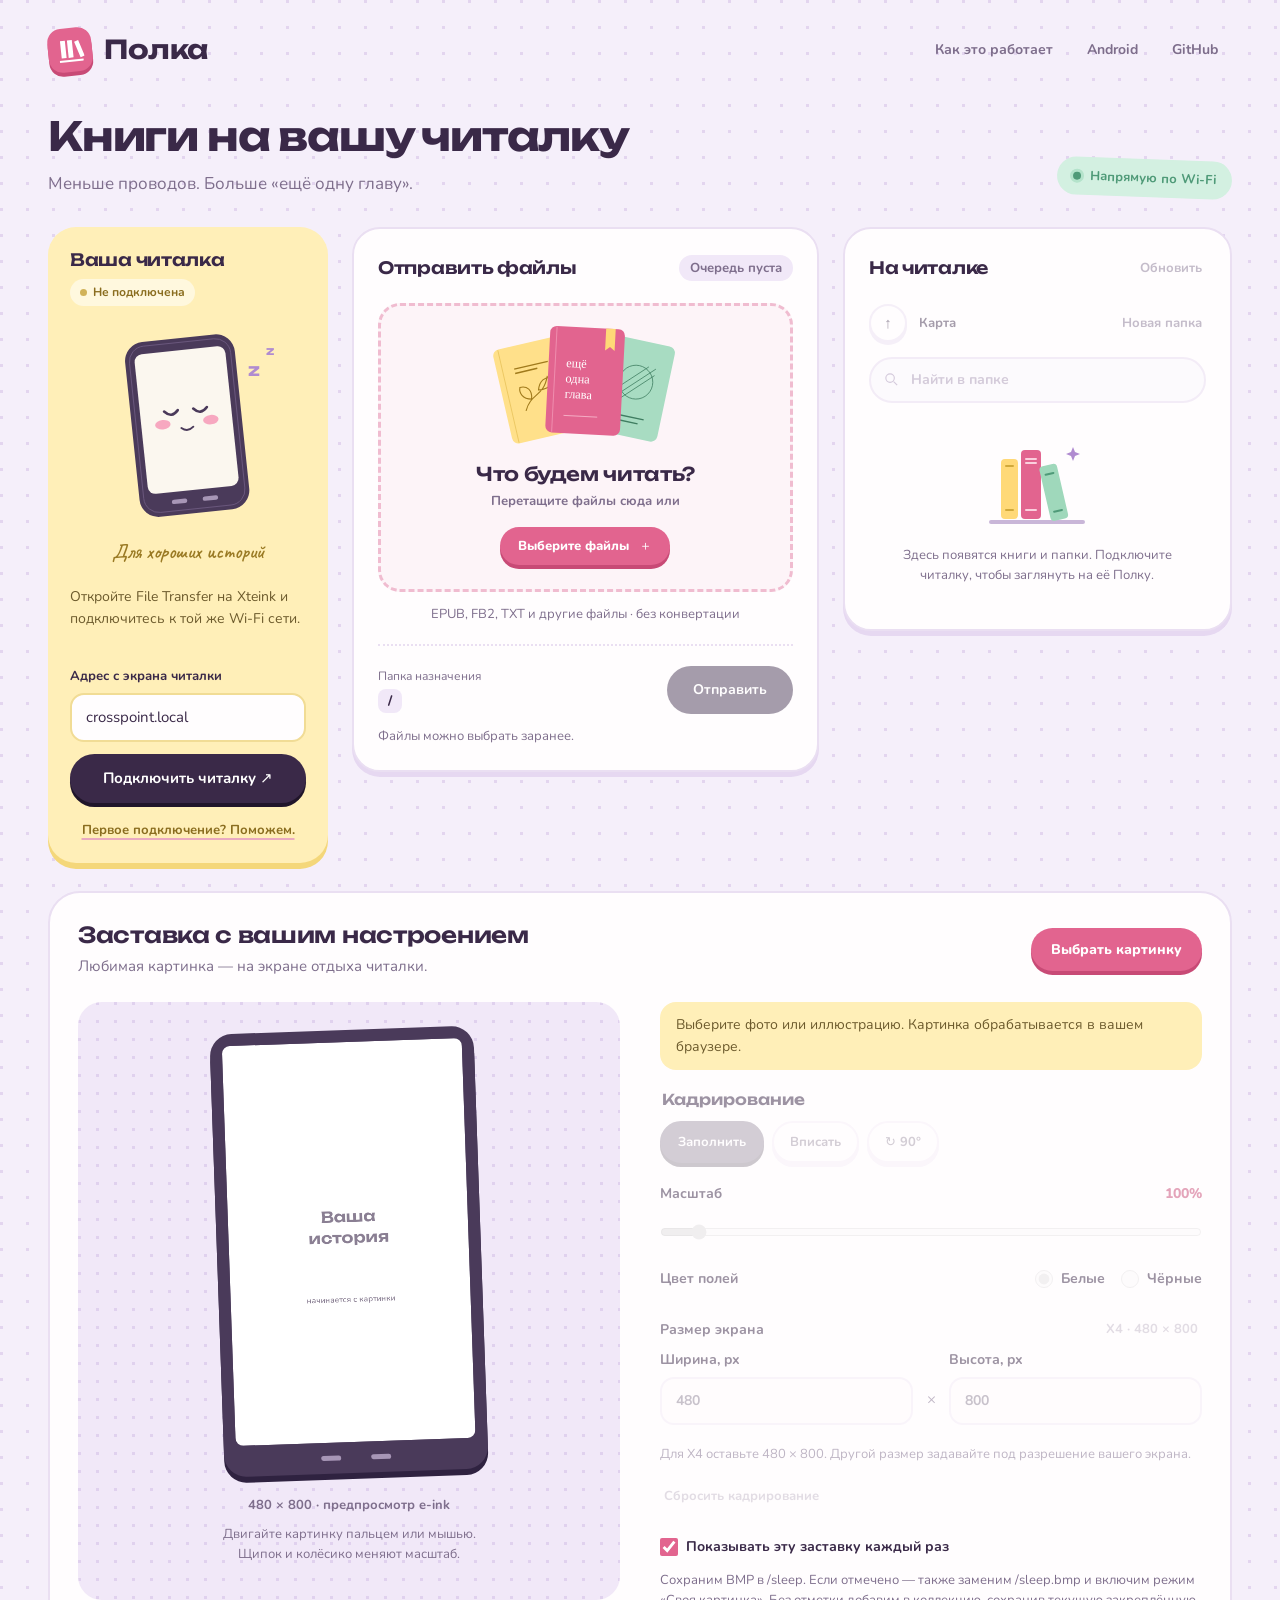
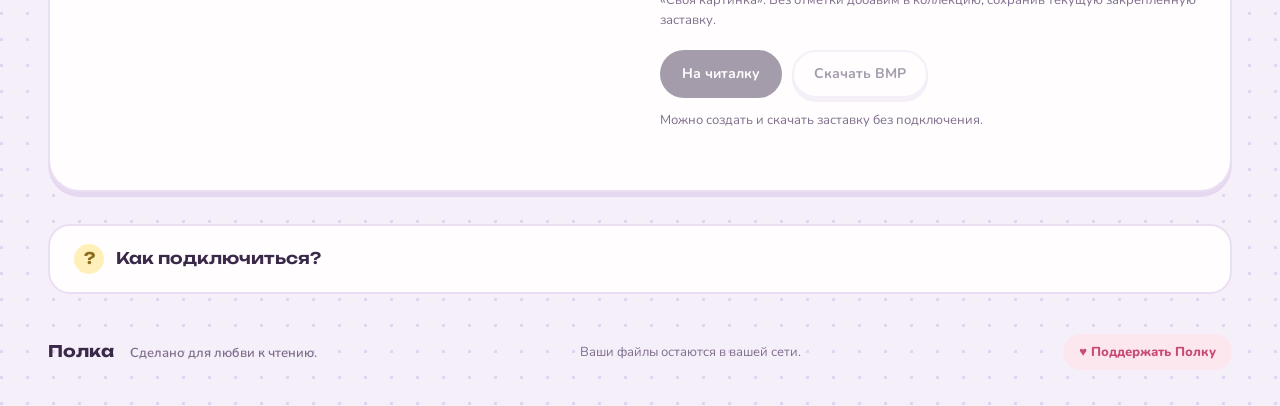
<file: docs/index.html>
<!doctype html>
<html lang="ru">
<head>
<meta charset="utf-8">
<meta name="viewport" content="width=device-width, initial-scale=1">
<meta name="theme-color" content="#f5effa">
<meta name="description" content="Полка — отправляйте книги и файлы на Xteink по Wi-Fi прямо из браузера. Для прошивки CrossPoint.">
<title>Полка — файлы на Xteink по Wi-Fi</title>
<link rel="icon" href="data:image/svg+xml,%3Csvg xmlns='http://www.w3.org/2000/svg' viewBox='0 0 40 40'%3E%3Cpath fill='%23e2648f' d='M7 6h7v25H7zm10 0h7v25h-7zm10 3 6-2 7 23-6 2zM4 34h34v3H4z'/%3E%3C/svg%3E">
<link rel="preconnect" href="https://fonts.googleapis.com">
<link rel="preconnect" href="https://fonts.gstatic.com" crossorigin>
<link rel="stylesheet" href="https://fonts.googleapis.com/css2?family=Caveat:wght@600&family=Nunito:wght@400;600;700;800&family=Unbounded:wght@600;700&display=swap">
<link rel="stylesheet" href="./web.css?v=20261117-5">
<script type="module" src="./app.mjs?v=20261117-5"></script>
</head>
<body>
<svg class="icon-definitions" xmlns="http://www.w3.org/2000/svg" aria-hidden="true"><defs>
<symbol id="icon-book" viewBox="0 0 24 24"><path d="M5 4h12a2 2 0 0 1 2 2v15H6a3 3 0 0 1-3-3V6a2 2 0 0 1 2-2Z"/><path d="M3 17h16M7 4v13m3-8h5m-5 3h4"/></symbol>
<symbol id="icon-folder" viewBox="0 0 24 24"><path d="M3 7a2 2 0 0 1 2-2h5l2 3h7a2 2 0 0 1 2 2v9H3V7Z"/></symbol>
<symbol id="icon-check" viewBox="0 0 24 24"><path d="m5 12 4 4L19 6"/></symbol>
</defs></svg>
<div class="shell">
<header>
  <a class="brand" href="./" aria-label="Полка — главная"><svg width="30" height="30" viewBox="0 0 40 40" aria-hidden="true"><path fill="currentColor" d="M7 6h7v25H7zm10 0h7v25h-7zm10 3 6-2 7 23-6 2zM4 34h34v3H4z"/></svg>Полка</a>
  <nav aria-label="О проекте"><a href="#help">Как это работает</a><a href="./android.html">Android</a><a href="https://github.com/Pinchedmon/polka">GitHub</a></nav>
</header>
<main>
  <div class="title"><div><h1>Книги на вашу читалку</h1><p>Меньше проводов. Больше «ещё одну главу».</p></div><span class="local-note"><span class="status-dot"></span>Напрямую по Wi-Fi</span></div>
  <div class="desk">
  <section class="connection" data-state="offline" aria-labelledby="connection-title">
    <div class="connection-heading"><h2 id="connection-title">Ваша читалка</h2><span id="connection-label" class="connection-label">Не подключена</span></div>
    <div class="reader-art" aria-hidden="true">
      <svg class="reader-drawing" viewBox="0 0 260 240" fill="none">
        <g class="reader-body">
          <rect x="66" y="14" width="128" height="204" rx="22" fill="#4a3a5a"/>
          <rect x="71" y="19" width="118" height="194" rx="18" stroke="#6e5b80"/>
          <rect x="77" y="28" width="106" height="163" rx="9" fill="#fbf7ef"/>
          <g class="reader-cheeks" fill="#f7a8c0"><ellipse cx="102" cy="112" rx="9" ry="5.5"/><ellipse cx="158" cy="112" rx="9" ry="5.5"/></g><g class="reader-sleep" stroke="#4a3a5a" stroke-width="3" stroke-linecap="round" fill="none"><path d="M105 97q8 9 16 0m18 0q8 9 16 0"/><path d="M123 118q7 6 14 0" stroke-width="2.2"/></g>
          <g class="reader-page" fill="#8d7a9e"><path d="M92 53h58v4H92zm0 16h76v2H92zm0 8h76v2H92zm0 8h65v2H92zm0 18h76v2H92zm0 8h76v2H92zm0 8h53v2H92zm0 18h76v2H92zm0 8h66v2H92z"/><path d="M156 28h13v27l-6.5-5-6.5 5V28Z" fill="#e2648f"/></g>
          <rect x="103" y="200" width="18" height="5" rx="2.5" fill="#a796b6"/><rect x="139" y="200" width="18" height="5" rx="2.5" fill="#a796b6"/>
          <g class="reader-transfer"><rect x="100" y="78" width="60" height="72" rx="4" fill="#fff" stroke="#f0bcd0" stroke-width="2"/><path d="M113 95h34m-34 8h34m-34 8h23" stroke="#c9b6d8" stroke-width="2" stroke-linecap="round"/><path d="m123 129 7 7 12-15" stroke="#4f9a78" stroke-width="3" stroke-linecap="round" stroke-linejoin="round"/></g>
        </g>
        <g class="reader-zzz" fill="#b08bd0" font-family="Unbounded, sans-serif" font-weight="700"><text x="200" y="58" font-size="20">z</text><text x="220" y="34" font-size="14">z</text></g>
        <g class="reader-signal" stroke="#4f9a78" stroke-width="2.5" stroke-linecap="round"><path d="M208 55q7 7 0 14"/><path d="M216 47q15 15 0 30"/><path d="M224 39q23 23 0 46"/></g>
      </svg>
      <span id="reader-caption">Для хороших историй</span>
    </div>
    <p id="device-status" role="status">Откройте File Transfer на Xteink и подключитесь к той же Wi-Fi сети.</p>
    <form id="connect-form">
      <label for="address">Адрес с экрана читалки</label>
      <div class="input-row"><input id="address" name="address" type="text" placeholder="192.168.1.100" value="crosspoint.local" autocomplete="off" autocapitalize="none" spellcheck="false" required><button id="connect" type="submit">Подключить читалку <span aria-hidden="true">↗</span></button></div>
    </form>
    <a class="connection-help" href="#help">Первое подключение? Поможем.</a>
  </section>
  <div class="work-area">
  <p id="notice" class="notice" role="status" hidden></p>
  <div class="workspace">
    <section class="transfer" aria-labelledby="transfer-title">
      <div class="section-title"><h2 id="transfer-title">Отправить файлы</h2><span id="queue-count" class="muted">Очередь пуста</span></div>
      <label class="drop" id="drop" for="files"><img class="book-art" src="./assets/books.svg" width="300" height="174" alt="" draggable="false"><strong>Что будем читать?</strong><span>Перетащите файлы сюда или</span><span class="choose-files">Выберите файлы <span aria-hidden="true">＋</span></span><input id="files" type="file" multiple aria-label="Выбрать файлы для отправки"></label>
      <p class="hint format-hint">EPUB, FB2, TXT и другие файлы · без конвертации</p>
      <ul id="queue" class="queue" aria-label="Очередь передачи"></ul>
      <div id="overall" class="overall" hidden><div><span id="overall-label">Передаём книги</span><span id="overall-value">0%</span></div><div class="overall-track" role="progressbar" aria-label="Общий прогресс передачи" aria-valuemin="0" aria-valuemax="100" aria-valuenow="0" id="overall-progress"><span id="overall-fill"></span></div></div>
      <div class="send-bar"><div><span class="muted">Папка назначения</span><strong id="destination">/</strong></div><button id="send" disabled>Отправить</button><button id="cancel" class="secondary" hidden>Остановить</button></div>
      <p id="transfer-status" class="hint transfer-hint" role="status">Файлы можно выбрать заранее.</p>
      <button id="clear-done" class="text-button clear-done" hidden>Убрать отправленные из очереди</button>
    </section>
    <section class="shelf" aria-labelledby="shelf-title">
      <div class="section-title"><h2 id="shelf-title">На читалке</h2><button id="refresh" class="text-button" disabled>Обновить</button></div>
      <div class="folder-toolbar"><button id="up" class="secondary" aria-label="В родительскую папку" disabled>↑</button><nav id="folder-path" aria-label="Путь папки">/</nav><button id="new-folder" class="text-button" disabled>Новая папка</button></div>
      <label class="search-box"><svg width="17" height="17" viewBox="0 0 24 24" fill="none" stroke="currentColor" stroke-width="1.6" aria-hidden="true"><circle cx="10" cy="10" r="6"/><path d="m15 15 5 5"/></svg><input id="file-search" type="search" placeholder="Найти в папке" aria-label="Поиск в текущей папке" disabled></label>
      <div id="shelf-illustration" class="shelf-illustration" aria-hidden="true"><svg width="120" height="108" viewBox="0 0 120 108" fill="none"><path d="M14 89h92" stroke="#c9b6d8" stroke-width="4" stroke-linecap="round"/><rect x="24" y="26" width="17" height="60" rx="4" fill="#ffd977"/><path d="M29 33h7m-7 44h7" stroke="#d1a93a" stroke-width="2" stroke-linecap="round"/><rect x="44" y="17" width="20" height="69" rx="4" fill="#e2648f"/><path d="M49 26h10m-10 4h10m-10 47h10" stroke="#fbd0de" stroke-width="2" stroke-linecap="round"/><g transform="rotate(-13 86 86)"><rect x="74" y="30" width="18" height="56" rx="4" fill="#9fd8bb"/><path d="M79 39h8m-8 38h8" stroke="#4f9a78" stroke-width="2" stroke-linecap="round"/></g><path d="M96 14l2 5 5 2-5 2-2 5-2-5-5-2 5-2z" fill="#b08bd0"/></svg></div>
      <p id="folder-status" class="empty" role="status">Подключите Xteink, чтобы выбрать папку и увидеть файлы на карте памяти.</p>
      <ul id="remote-files" class="remote-files" aria-label="Файлы на читалке"></ul>
    </section>
  </div>
  </div></div>
  <section class="wallpaper" aria-labelledby="wp-title">
    <div class="wallpaper-heading"><div><h2 id="wp-title">Заставка с вашим настроением</h2><p>Любимая картинка — на экране отдыха читалки.</p></div><label class="image-picker" for="wp-file">Выбрать картинку<input id="wp-file" type="file" accept="image/*"></label></div>
    <div class="wallpaper-layout">
      <div class="wallpaper-preview"><div class="preview-device"><canvas id="wp-canvas" width="480" height="800" tabindex="0" aria-label="Предпросмотр заставки. Перетащите картинку для кадрирования. Используйте стрелки клавиатуры для перемещения."></canvas><div class="preview-buttons" aria-hidden="true"><i></i><i></i></div></div><span id="wp-preview-caption">480 × 800 · предпросмотр e-ink</span><p>Двигайте картинку пальцем или мышью.<br>Щипок и колёсико меняют масштаб.</p></div>
      <div class="wallpaper-tools">
        <p id="wp-source" class="wp-source">Выберите фото или иллюстрацию. Картинка обрабатывается в вашем браузере.</p>
        <fieldset id="wp-tools" disabled>
          <legend>Кадрирование</legend>
          <div class="wp-tool-row"><button id="wp-fill" class="secondary" type="button" aria-pressed="true">Заполнить</button><button id="wp-fit" class="secondary" type="button" aria-pressed="false">Вписать</button><button id="wp-rotate" class="secondary" type="button" aria-label="Повернуть на 90 градусов">↻ 90°</button></div>
          <label for="wp-zoom">Масштаб <output id="wp-zoom-value">100%</output></label><input id="wp-zoom" type="range" min="30" max="1200" value="100">
          <div class="wp-tool-row wp-background"><span>Цвет полей</span><label><input type="radio" name="wp-background" value="white" checked>Белые</label><label><input type="radio" name="wp-background" value="black">Чёрные</label></div>
          <div class="wp-size-heading"><span>Размер экрана</span><button id="wp-default-size" type="button" class="text-button">X4 · 480 × 800</button></div>
          <div class="wp-size"><label>Ширина, px<input id="wp-width" type="number" min="64" max="2048" step="1" value="480"></label><span aria-hidden="true">×</span><label>Высота, px<input id="wp-height" type="number" min="64" max="2048" step="1" value="800"></label></div>
          <p class="hint">Для X4 оставьте 480 × 800. Другой размер задавайте под разрешение вашего экрана.</p>
          <button id="wp-reset" class="text-button" type="button">Сбросить кадрирование</button>
        </fieldset>
        <label class="wp-pin"><input id="wp-pin" type="checkbox" checked>Показывать эту заставку каждый раз</label>
        <p class="hint">Сохраним BMP в /sleep. Если отмечено — также заменим /sleep.bmp и включим режим «Своя картинка». Без отметки добавим в коллекцию, сохранив текущую закреплённую заставку.</p>
        <div class="wp-actions"><button id="wp-send" type="button" disabled>На читалку</button><button id="wp-download" type="button" class="secondary" disabled>Скачать BMP</button><button id="wp-stop" type="button" class="secondary" hidden>Остановить</button></div>
        <p id="wp-status" role="status" class="hint">Можно создать и скачать заставку без подключения.</p>
      </div>
    </div>
  </section>
  <details class="help" id="help"><summary>Как подключиться?</summary><ol><li>На Xteink с CrossPoint откройте <b>File Transfer</b>. Оставьте этот экран открытым до конца передачи.</li><li>Подключите оба устройства к одной Wi-Fi сети. Если используете точку доступа читалки, сначала откройте Полку, затем подключитесь к сети CrossPoint-Reader.</li><li>Введите IP-адрес или ссылку с экрана читалки. Для точки доступа обычно используется <button id="hotspot" class="text-button">192.168.4.1</button>.</li><li>В Chrome разрешите сайту доступ к локальной сети. Нужна прошивка с поддержкой CORS; в старых версиях или других браузерах подключение может блокироваться.</li><li>Выберите папку, добавьте файлы и нажмите «Отправить». Файлы с совпадающими именами не заменяются.</li></ol><p>Если соединение блокируется, <a id="device-link" href="http://crosspoint.local/files" target="_blank" rel="noopener noreferrer">откройте встроенный интерфейс читалки</a> или используйте <a href="./android.html">приложение для Android</a>. Заводская прошивка Xteink не поддерживается.</p></details>
</main>
<footer><span class="footer-brand">Полка <span>Сделано для любви к чтению.</span></span><span>Ваши файлы остаются в вашей сети.</span><a href="https://new.donatepay.ru/donate/1536180">Поддержать Полку</a></footer>
</div>
<dialog id="folder-dialog"><form id="folder-form"><h2>Новая папка</h2><label for="folder-name">Название</label><input id="folder-name" maxlength="100" required autocomplete="off"><p id="folder-error" role="alert"></p><div class="dialog-actions"><button type="button" id="folder-cancel" class="secondary">Отмена</button><button type="submit" id="folder-create">Создать</button></div></form></dialog>
<noscript><p>Для подключения и передачи файлов включите JavaScript.</p></noscript>
</body>
</html>
</file>
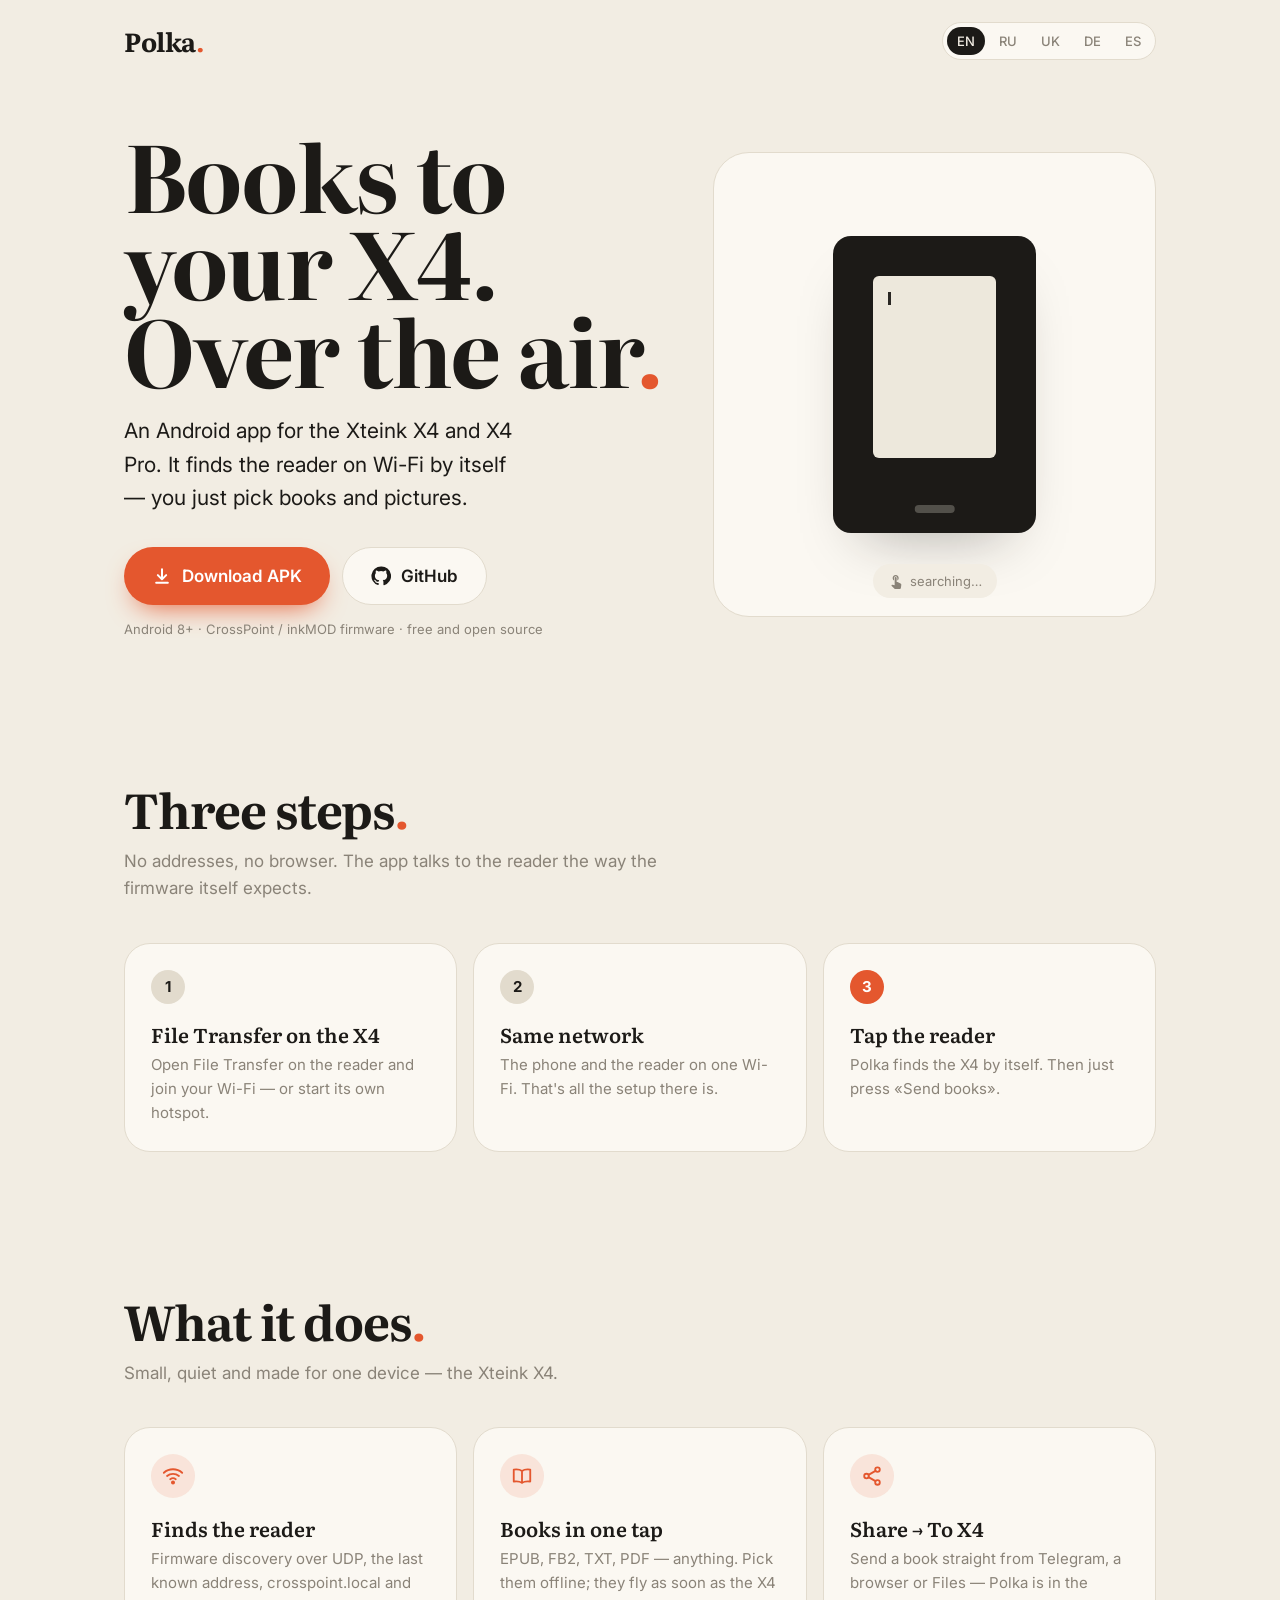
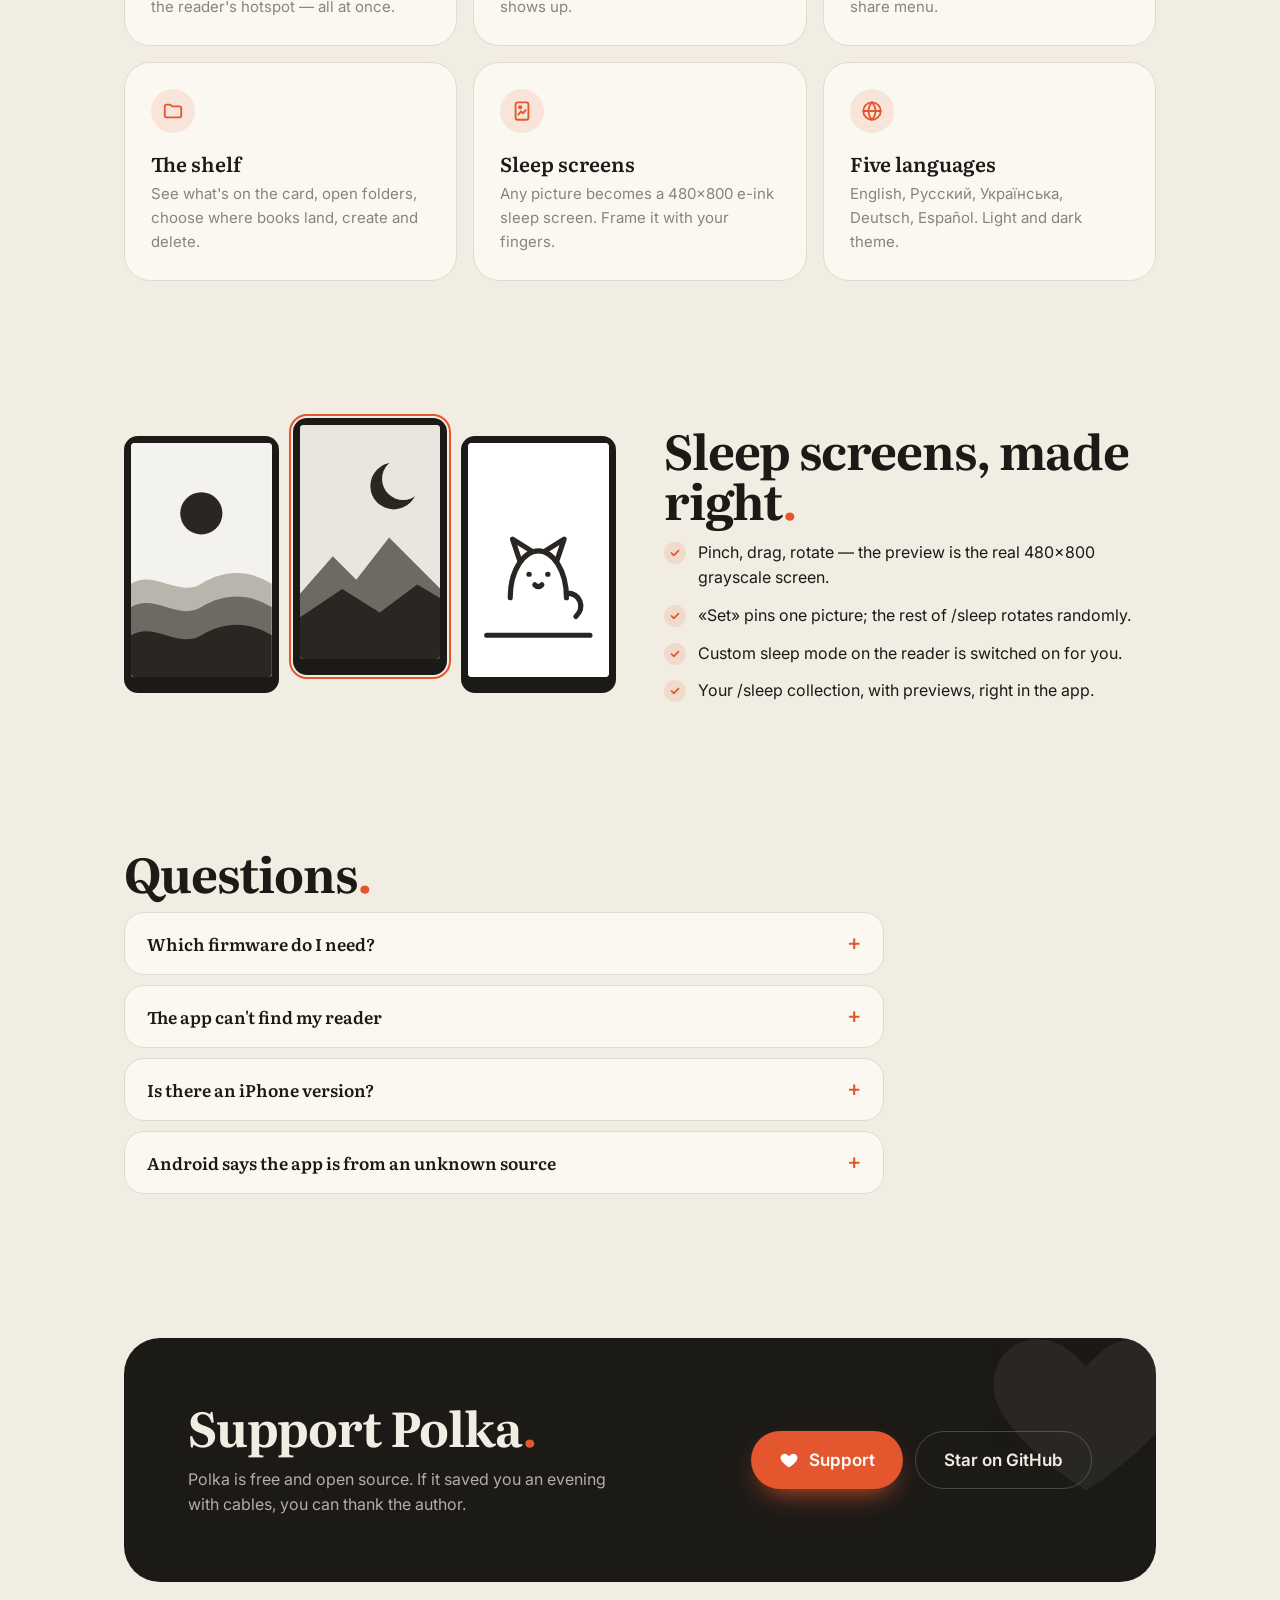
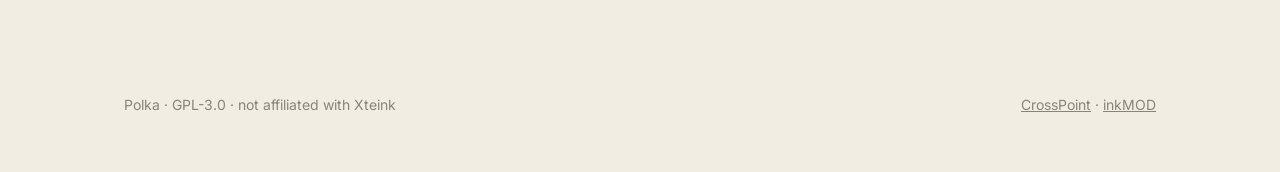
<file: docs/android.html>
<!doctype html>
<html lang="en">
<head>
<meta charset="utf-8">
<meta name="viewport" content="width=device-width, initial-scale=1">
<title>Polka — books to your Xteink X4 over Wi-Fi</title>
<meta name="description" content="Android app to send books and sleep screens to the Xteink X4 / X4 Pro over Wi-Fi. Works with CrossPoint and inkMOD firmware. Open source.">
<meta property="og:title" content="Polka — books to your Xteink X4 over Wi-Fi">
<meta property="og:description" content="Send books and sleep screens to the Xteink X4 from your Android phone. No cables, no IP addresses.">
<meta property="og:type" content="website">
<meta name="theme-color" content="#F2EDE3" media="(prefers-color-scheme: light)">
<meta name="theme-color" content="#141311" media="(prefers-color-scheme: dark)">
<link rel="icon" href="data:image/svg+xml,%3Csvg xmlns='http://www.w3.org/2000/svg' viewBox='0 0 108 108'%3E%3Crect width='108' height='108' rx='24' fill='%231C1A17'/%3E%3Crect x='32' y='30' width='44' height='48' rx='6' fill='%23F2EDE3'/%3E%3Crect x='37' y='35' width='34' height='32' rx='2' fill='%231C1A17'/%3E%3Cpath fill='%23F2EDE3' d='M42 41h20v2H42zM42 46h24v2H42zM42 51h16v2H42z'/%3E%3Cpath fill='%23E4572E' d='M51.5 55h5v6h4.5l-7 7-7-7h4.5z'/%3E%3C/svg%3E">
<link rel="preconnect" href="https://fonts.googleapis.com">
<link rel="preconnect" href="https://fonts.gstatic.com" crossorigin>
<link href="https://fonts.googleapis.com/css2?family=Literata:opsz,wght@7..72,500;7..72,700&family=Inter:wght@400;500;600&display=swap" rel="stylesheet">
<style>
:root {
  --paper: #F2EDE3; --card: #FBF8F2; --ink: #1C1A17; --muted: #8A8378; --line: #E2DBCD;
  --ember: #E4572E; --ember-soft: rgba(228, 87, 46, .12); --moss: #5E7D4F; --screen: #EDE8DC;
  --body: #1C1A17; --shadow: 0 30px 60px -30px rgba(28, 26, 23, .35);
  --serif: "Literata", Georgia, serif; --sans: "Inter", system-ui, -apple-system, sans-serif;
}
@media (prefers-color-scheme: dark) {
  :root:not([data-theme="light"]) {
    --paper: #141311; --card: #1E1C19; --ink: #EFE9DD; --muted: #8E877B; --line: #2C2925;
    --ember: #FF6B3D; --ember-soft: rgba(255, 107, 61, .14); --moss: #8DB27A; --screen: #D9D3C6;
    --body: #D7D1C4; --shadow: 0 30px 60px -30px rgba(0, 0, 0, .8);
  }
}
* { box-sizing: border-box; margin: 0; }
html { scroll-behavior: smooth; }
body {
  background: var(--paper); color: var(--ink); font: 16px/1.6 var(--sans);
  -webkit-font-smoothing: antialiased; overflow-x: hidden;
}
a { color: inherit; }
.wrap { max-width: 1080px; margin: 0 auto; padding: 0 24px; }

/* ---------- top bar ---------- */
header.top { display: flex; align-items: center; justify-content: space-between; padding: 22px 0; gap: 16px; }
.brand { font: 700 26px/1 var(--serif); letter-spacing: -.5px; text-decoration: none; }
.brand b, h1 b, h2 b { color: var(--ember); font-weight: inherit; }
.langs { display: flex; gap: 4px; padding: 4px; border: 1px solid var(--line); border-radius: 99px; background: var(--card); }
.langs button {
  border: 0; background: none; color: var(--muted); font: 500 13px var(--sans); padding: 6px 10px;
  border-radius: 99px; cursor: pointer; transition: background .25s, color .25s;
}
.langs button[aria-pressed="true"] { background: var(--ink); color: var(--paper); }

/* ---------- hero ---------- */
.hero { display: grid; grid-template-columns: 1.1fr .9fr; gap: 48px; align-items: center; padding: 48px 0 72px; }
h1 { font: 700 clamp(44px, 8vw, 92px)/.95 var(--serif); letter-spacing: -2px; overflow-wrap: break-word; }
.hero > *, .sleeps > *, .support > * { min-width: 0; }
.lead { font-size: clamp(18px, 2.2vw, 21px); color: var(--body); margin: 22px 0 32px; max-width: 30ch; }
.cta { display: flex; flex-wrap: wrap; gap: 12px; align-items: center; }
.btn {
  display: inline-flex; align-items: center; gap: 10px; height: 58px; padding: 0 28px; border-radius: 99px;
  font: 600 17px var(--sans); text-decoration: none; transition: transform .2s cubic-bezier(.3, 1.6, .5, 1), box-shadow .2s;
}
.btn:active { transform: scale(.96); }
.btn.primary { background: var(--ember); color: #fff; box-shadow: 0 12px 28px -12px var(--ember); }
.btn.primary:hover { transform: translateY(-2px); }
.btn.ghost { border: 1px solid var(--line); background: var(--card); }
.btn svg { width: 20px; height: 20px; flex: none; }
.fine { margin-top: 14px; color: var(--muted); font-size: 13px; }

/* ---------- the drawn reader ---------- */
.stage {
  position: relative; aspect-ratio: 1 / 1.05; border-radius: 36px; background: var(--card);
  border: 1px solid var(--line); display: grid; place-items: center; overflow: hidden; cursor: pointer;
  -webkit-tap-highlight-color: transparent;
}
.ring { position: absolute; width: 60%; aspect-ratio: 1; border-radius: 50%; border: 2px solid var(--ember); opacity: 0; }
.stage[data-state="search"] .ring { animation: sonar 2.2s linear infinite; }
.stage[data-state="search"] .ring:nth-child(2) { animation-delay: .73s; }
.stage[data-state="search"] .ring:nth-child(3) { animation-delay: 1.46s; }
@keyframes sonar { from { transform: scale(.85); opacity: .45; } to { transform: scale(2); opacity: 0; } }
.glow { position: absolute; width: 70%; aspect-ratio: 1; border-radius: 50%; background: var(--ember); opacity: 0; transition: opacity .6s; filter: blur(30px); }
.stage[data-state="sleep"] .glow { opacity: .14; animation: breathe 2.6s ease-in-out infinite alternate; }
@keyframes breathe { to { transform: scale(1.08); opacity: .22; } }

.reader {
  position: relative; width: 46%; aspect-ratio: 140 / 205; background: var(--ink); border-radius: 18px;
  padding: 9% 9% 17%; box-shadow: var(--shadow); transition: transform .7s cubic-bezier(.3, 1.5, .5, 1);
}
.stage[data-state="sleep"] .reader { transform: rotate(-4deg); }
.stage[data-state="online"] .reader { animation: float 2.6s ease-in-out infinite alternate; }
@keyframes float { to { transform: translateY(-6px); } }
.reader::after { content: ""; position: absolute; left: 50%; bottom: 7%; width: 20%; height: 2.5%; translate: -50%; border-radius: 4px; background: var(--paper); opacity: .25; }
.screen { position: relative; height: 100%; border-radius: 6px; background: var(--screen); overflow: hidden; padding: 12% 11%; }
.screen > * { position: absolute; inset: 0; transition: opacity .4s; opacity: 0; }
.stage[data-state="sleep"] .eyes, .stage[data-state="search"] .cursor,
.stage[data-state="online"] .page, .stage[data-state="pic"] .pic { opacity: 1; }
.eyes { display: flex; gap: 22%; justify-content: center; align-items: center; padding-bottom: 20%; }
.eyes i { width: 22%; aspect-ratio: 2; border: 3px solid #2A2723; border-top: 0; border-radius: 0 0 99px 99px; }
.cursor::before { content: ""; position: absolute; left: 12%; top: 9%; width: 3px; height: 7%; background: #2A2723; animation: blink .9s steps(1) infinite; }
@keyframes blink { 50% { opacity: 0; } }
.page { padding: 11% 12%; display: flex; flex-direction: column; gap: 4.2%; }
.page span { height: 3px; border-radius: 2px; background: #2A2723; opacity: .1; transition: opacity .25s; }
.page span.on { opacity: .85; }
.bar { position: absolute; left: 0; bottom: 0; height: 4px; width: 0; top: auto; background: var(--ember); border-radius: 2px; opacity: 1 !important; }
.pic svg { width: 100%; height: 100%; display: block; }
.zzz { position: absolute; top: 15%; right: 22%; font: 500 20px var(--serif); color: var(--muted); opacity: 0; transition: opacity .4s; }
.stage[data-state="sleep"] .zzz { opacity: 1; animation: zzz 2.6s ease-in-out infinite alternate; }
@keyframes zzz { from { transform: translateY(0); opacity: .4; } to { transform: translateY(-10px); opacity: 1; } }
.pop { position: absolute; font: 700 34px var(--serif); color: var(--ember); left: 60%; top: 40%; pointer-events: none; animation: pop 1.3s cubic-bezier(.2, .7, .3, 1) forwards; }
@keyframes pop { from { transform: translateY(20px) scale(.7); opacity: 1; } to { transform: translateY(-130px) scale(1.3); opacity: 0; } }
.pill {
  position: absolute; bottom: 18px; left: 50%; translate: -50%; display: flex; align-items: center; gap: 6px;
  padding: 7px 15px; border-radius: 99px; font-size: 13px; white-space: nowrap; transition: background .3s, color .3s;
  background: var(--paper); color: var(--muted);
}
.stage[data-state="sleep"] .pill { background: var(--ember); color: #fff; font-weight: 600; }
.pill svg { width: 16px; height: 16px; }

/* ---------- sections ---------- */
section { padding: 72px 0; }
h2 { font: 700 clamp(32px, 4.6vw, 48px)/1.05 var(--serif); letter-spacing: -1px; margin-bottom: 14px; }
.sub { color: var(--muted); max-width: 52ch; margin-bottom: 40px; font-size: 17px; }

.steps { display: grid; grid-template-columns: repeat(3, 1fr); gap: 16px; counter-reset: s; }
.step { background: var(--card); border: 1px solid var(--line); border-radius: 26px; padding: 26px; }
.step::before {
  counter-increment: s; content: counter(s); display: grid; place-items: center; width: 34px; height: 34px;
  border-radius: 50%; background: var(--line); font: 700 15px var(--sans); margin-bottom: 18px;
}
.step:last-child::before { background: var(--ember); color: #fff; }
.step h3, .feat h3 { font: 600 20px/1.25 var(--serif); margin-bottom: 6px; }
.step p, .feat p { color: var(--muted); font-size: 15px; }

.grid { display: grid; grid-template-columns: repeat(3, 1fr); gap: 16px; }
.feat { background: var(--card); border: 1px solid var(--line); border-radius: 26px; padding: 26px; transition: transform .3s; }
.feat:hover { transform: translateY(-3px); }
.ico { width: 44px; height: 44px; border-radius: 50%; background: var(--ember-soft); color: var(--ember); display: grid; place-items: center; margin-bottom: 18px; }
.ico svg { width: 22px; height: 22px; }

.sleeps { display: grid; grid-template-columns: 1fr 1fr; gap: 48px; align-items: center; }
.minis { display: grid; grid-template-columns: repeat(3, 1fr); gap: 14px; }
.mini { background: var(--ink); border-radius: 14px; padding: 7px 7px 16px; transition: transform .3s; }
.mini:nth-child(2) { transform: translateY(-18px); outline: 2px solid var(--ember); outline-offset: 2px; }
.mini > div { aspect-ratio: 3 / 5; border-radius: 4px; overflow: hidden; background: #fff; }
.mini svg { width: 100%; height: 100%; display: block; }
.checks { list-style: none; padding: 0; display: grid; gap: 12px; }
.checks li { display: flex; gap: 12px; color: var(--body); }
.checks li::before { content: ""; flex: none; width: 22px; height: 22px; margin-top: 2px; border-radius: 50%; background: var(--ember-soft) url("data:image/svg+xml,%3Csvg xmlns='http://www.w3.org/2000/svg' viewBox='0 0 24 24' fill='none' stroke='%23E4572E' stroke-width='3' stroke-linecap='round' stroke-linejoin='round'%3E%3Cpath d='M6 12l4 4 8-8'/%3E%3C/svg%3E") center / 14px no-repeat; }

.faq { display: grid; gap: 10px; max-width: 760px; }
details { background: var(--card); border: 1px solid var(--line); border-radius: 20px; padding: 18px 22px; }
summary { cursor: pointer; font: 600 17px var(--serif); list-style: none; display: flex; justify-content: space-between; gap: 16px; }
summary::after { content: "+"; color: var(--ember); font: 500 22px/1 var(--sans); transition: transform .25s; }
details[open] summary::after { transform: rotate(45deg); }
details p { color: var(--muted); margin-top: 10px; font-size: 15px; }

.support {
  background: var(--ink); color: var(--paper); border-radius: 36px; padding: clamp(32px, 6vw, 64px);
  display: grid; grid-template-columns: 1.3fr 1fr; gap: 32px; align-items: center; position: relative; overflow: hidden;
}
.support h2 { color: var(--paper); }
.support p { color: var(--paper); opacity: .7; max-width: 44ch; }
.support .cta { justify-content: flex-end; }
.support .btn.ghost { background: transparent; border-color: rgba(255, 255, 255, .2); color: var(--paper); }
.heart { position: absolute; right: -40px; top: -40px; width: 220px; opacity: .06; color: var(--paper); }

footer { padding: 40px 0 56px; color: var(--muted); font-size: 14px; display: flex; flex-wrap: wrap; justify-content: space-between; gap: 12px; }

.reveal { opacity: 0; transform: translateY(18px); transition: opacity .7s, transform .7s cubic-bezier(.2, .7, .3, 1); }
.reveal.in { opacity: 1; transform: none; }

@media (max-width: 860px) {
  .hero, .sleeps, .support { grid-template-columns: 1fr; }
  .hero { padding-top: 16px; gap: 36px; }
  .stage { max-width: 440px; width: 100%; margin: 0 auto; }
  .steps, .grid { grid-template-columns: 1fr; }
  .support .cta { justify-content: flex-start; }
  section { padding: 52px 0; }
}
@media (max-width: 520px) {
  .wrap { padding: 0 16px; }
  header.top { flex-wrap: wrap; }
  .langs { overflow-x: auto; max-width: 100%; }
  .btn { height: 54px; padding: 0 22px; font-size: 16px; }
}
@media (prefers-reduced-motion: reduce) { *, *::before, *::after { animation: none !important; transition: none !important; } }
</style>
</head>
<body>
<div class="wrap">
  <header class="top">
    <a class="brand" href="#" data-i="name">Polka<b>.</b></a>
    <nav class="langs" aria-label="Language">
      <button data-lang="en">EN</button><button data-lang="ru">RU</button><button data-lang="uk">UK</button><button data-lang="de">DE</button><button data-lang="es">ES</button>
    </nav>
  </header>

  <main>
    <div class="hero">
      <div>
        <h1 data-i="h1">Books to your X4.<br>Over the air<b>.</b></h1>
        <p class="lead" data-i="lead">An Android app for the Xteink X4 and X4 Pro. It finds the reader on Wi-Fi by itself — you just pick books and pictures.</p>
        <div class="cta">
          <a class="btn primary" href="https://github.com/Pinchedmon/polka/releases/latest/download/Polka.apk">
            <svg viewBox="0 0 24 24" fill="none" stroke="currentColor" stroke-width="2.4" stroke-linecap="round" stroke-linejoin="round"><path d="M12 4v12m0 0l-5-5m5 5l5-5M5 20h14"/></svg>
            <span data-i="download">Download APK</span>
          </a>
          <a class="btn ghost" href="https://github.com/Pinchedmon/polka">
            <svg viewBox="0 0 24 24" fill="currentColor"><path d="M12 .5a11.5 11.5 0 0 0-3.64 22.41c.58.1.79-.25.79-.56v-2c-3.2.7-3.88-1.37-3.88-1.37-.52-1.33-1.28-1.69-1.28-1.69-1.05-.71.08-.7.08-.7 1.16.08 1.77 1.19 1.77 1.19 1.03 1.77 2.7 1.26 3.36.96.1-.75.4-1.26.73-1.55-2.55-.29-5.24-1.28-5.24-5.69 0-1.26.45-2.29 1.19-3.09-.12-.29-.52-1.46.11-3.05 0 0 .97-.31 3.17 1.18a11 11 0 0 1 5.77 0c2.2-1.49 3.17-1.18 3.17-1.18.63 1.59.23 2.76.11 3.05.74.8 1.19 1.83 1.19 3.09 0 4.42-2.7 5.39-5.26 5.68.41.36.78 1.06.78 2.14v3.17c0 .31.21.67.8.56A11.5 11.5 0 0 0 12 .5z"/></svg>
            GitHub
          </a>
        </div>
        <p class="fine" data-i="fine">Android 8+ · CrossPoint / inkMOD firmware · free and open source</p>
      </div>

      <div class="stage" id="stage" data-state="sleep" role="img" aria-label="Animated e-reader">
        <div class="glow"></div>
        <div class="ring"></div><div class="ring"></div><div class="ring"></div>
        <div class="reader">
          <div class="screen">
            <div class="eyes"><i></i><i></i></div>
            <div class="cursor"></div>
            <div class="page" id="page"></div>
            <div class="pic">
              <svg viewBox="0 0 60 100" preserveAspectRatio="xMidYMid slice"><rect width="60" height="100" fill="#e9e6df"/><circle cx="40" cy="26" r="10" fill="#2a2723"/><circle cx="44" cy="23" r="9" fill="#e9e6df"/><path d="M0 72 L14 56 L24 66 L38 48 L60 70 V100 H0Z" fill="#6d6a64"/><path d="M0 82 L18 70 L34 80 L50 68 L60 74 V100 H0Z" fill="#2a2723"/><circle cx="12" cy="18" r="1" fill="#2a2723"/><circle cx="22" cy="30" r=".8" fill="#2a2723"/><circle cx="52" cy="44" r=".8" fill="#2a2723"/></svg>
            </div>
            <div class="bar" id="bar"></div>
          </div>
        </div>
        <span class="zzz">z z z</span>
        <div class="pill"><svg viewBox="0 0 24 24" fill="currentColor"><path d="M9 11.24V7.5a2.5 2.5 0 0 1 5 0v3.74a4.5 4.5 0 1 0-5 0zm9.84 4.63-4.54-2.26a1.28 1.28 0 0 0-.56-.13H13v-6a1.5 1.5 0 0 0-3 0v10.74l-3.43-.72a1.13 1.13 0 0 0-.99 1.89l4.24 4.24c.37.37.88.58 1.41.58h6.11c1 0 1.84-.73 1.98-1.72l.63-4.47a2 2 0 0 0-1.11-2.15z"/></svg><span id="pill" data-i="tap">Tap the reader to find it</span></div>
      </div>
    </div>

    <section id="how" class="reveal">
      <h2 data-i="how_t">Three steps<b>.</b></h2>
      <p class="sub" data-i="how_s">No addresses, no browser. The app talks to the reader the way the firmware itself expects.</p>
      <div class="steps">
        <div class="step"><h3 data-i="s1_t">File Transfer on the X4</h3><p data-i="s1">Open File Transfer on the reader and join your Wi-Fi — or start its own hotspot.</p></div>
        <div class="step"><h3 data-i="s2_t">Same network</h3><p data-i="s2">The phone and the reader on one Wi-Fi. That's all the setup there is.</p></div>
        <div class="step"><h3 data-i="s3_t">Tap the reader</h3><p data-i="s3">Polka finds the X4 by itself. Then just press «Send books».</p></div>
      </div>
    </section>

    <section id="features" class="reveal">
      <h2 data-i="feat_t">What it does<b>.</b></h2>
      <p class="sub" data-i="feat_s">Small, quiet and made for one device — the Xteink X4.</p>
      <div class="grid">
        <div class="feat"><div class="ico"><svg viewBox="0 0 24 24" fill="none" stroke="currentColor" stroke-width="2" stroke-linecap="round"><path d="M2 8.5a15 15 0 0 1 20 0M5.5 12a10 10 0 0 1 13 0M9 15.5a5 5 0 0 1 6 0"/><circle cx="12" cy="19" r="1.2" fill="currentColor"/></svg></div><h3 data-i="f1_t">Finds the reader</h3><p data-i="f1">Firmware discovery over UDP, the last known address, crosspoint.local and the reader's hotspot — all at once.</p></div>
        <div class="feat"><div class="ico"><svg viewBox="0 0 24 24" fill="none" stroke="currentColor" stroke-width="2" stroke-linecap="round" stroke-linejoin="round"><path d="M12 6.5C10 5 7 4.5 3 5v13c4-.5 7 0 9 1.5 2-1.5 5-2 9-1.5V5c-4-.5-7 0-9 1.5zM12 6.5v13"/></svg></div><h3 data-i="f2_t">Books in one tap</h3><p data-i="f2">EPUB, FB2, TXT, PDF — anything. Pick them offline; they fly as soon as the X4 shows up.</p></div>
        <div class="feat"><div class="ico"><svg viewBox="0 0 24 24" fill="none" stroke="currentColor" stroke-width="2" stroke-linecap="round" stroke-linejoin="round"><circle cx="18" cy="5" r="2.5"/><circle cx="6" cy="12" r="2.5"/><circle cx="18" cy="19" r="2.5"/><path d="M8.2 10.8l7.6-4.4M8.2 13.2l7.6 4.4"/></svg></div><h3 data-i="f3_t">Share → To X4</h3><p data-i="f3">Send a book straight from Telegram, a browser or Files — Polka is in the share menu.</p></div>
        <div class="feat"><div class="ico"><svg viewBox="0 0 24 24" fill="none" stroke="currentColor" stroke-width="2" stroke-linecap="round" stroke-linejoin="round"><path d="M3 7a2 2 0 0 1 2-2h4l2 2h8a2 2 0 0 1 2 2v8a2 2 0 0 1-2 2H5a2 2 0 0 1-2-2z"/></svg></div><h3 data-i="f4_t">The shelf</h3><p data-i="f4">See what's on the card, open folders, choose where books land, create and delete.</p></div>
        <div class="feat"><div class="ico"><svg viewBox="0 0 24 24" fill="none" stroke="currentColor" stroke-width="2" stroke-linecap="round" stroke-linejoin="round"><rect x="5" y="2.5" width="14" height="19" rx="2.5"/><path d="M8 16l3-3.5 2 2 3-3.5"/><circle cx="10" cy="8" r="1.3"/></svg></div><h3 data-i="f5_t">Sleep screens</h3><p data-i="f5">Any picture becomes a 480×800 e-ink sleep screen. Frame it with your fingers.</p></div>
        <div class="feat"><div class="ico"><svg viewBox="0 0 24 24" fill="none" stroke="currentColor" stroke-width="2" stroke-linecap="round" stroke-linejoin="round"><circle cx="12" cy="12" r="9.5"/><path d="M2.5 12h19M12 2.5c2.6 2.8 3.8 6 3.8 9.5S14.6 18.7 12 21.5C9.4 18.7 8.2 15.5 8.2 12S9.4 5.3 12 2.5z"/></svg></div><h3 data-i="f6_t">Five languages</h3><p data-i="f6">English, Русский, Українська, Deutsch, Español. Light and dark theme.</p></div>
      </div>
    </section>

    <section id="sleep" class="reveal">
      <div class="sleeps">
        <div class="minis" aria-hidden="true">
          <div class="mini"><div><svg viewBox="0 0 60 100" preserveAspectRatio="xMidYMid slice"><rect width="60" height="100" fill="#f4f2ee"/><path d="M0 60c10-6 20 6 30 0s20-6 30 0v40H0z" fill="#b9b5ad"/><path d="M0 70c10-6 20 6 30 0s20-6 30 0v30H0z" fill="#6d6a64"/><path d="M0 82c10-6 20 6 30 0s20-6 30 0v18H0z" fill="#2a2723"/><circle cx="30" cy="30" r="9" fill="#2a2723"/></svg></div></div>
          <div class="mini"><div><svg viewBox="0 0 60 100" preserveAspectRatio="xMidYMid slice"><rect width="60" height="100" fill="#e9e6df"/><circle cx="40" cy="26" r="10" fill="#2a2723"/><circle cx="44" cy="23" r="9" fill="#e9e6df"/><path d="M0 72 L14 56 L24 66 L38 48 L60 70 V100 H0Z" fill="#6d6a64"/><path d="M0 82 L18 70 L34 80 L50 68 L60 74 V100 H0Z" fill="#2a2723"/></svg></div></div>
          <div class="mini"><div><svg viewBox="0 0 60 100" preserveAspectRatio="xMidYMid slice"><rect width="60" height="100" fill="#fff"/><g fill="none" stroke="#2a2723" stroke-width="2.2" stroke-linecap="round" stroke-linejoin="round"><path d="M18 66c0-12 6-20 12-20s12 8 12 20"/><path d="M22 50l-3-9 8 5M38 50l3-9-8 5"/><path d="M26 56h.1M34 56h.1M28.5 60.5c1 1 2 1 3 0"/><path d="M42 64c6 0 8 6 4 10"/></g><path d="M8 82h44" stroke="#2a2723" stroke-width="2.2" stroke-linecap="round"/></svg></div></div>
        </div>
        <div>
          <h2 data-i="sl_t">Sleep screens, made right<b>.</b></h2>
          <ul class="checks">
            <li data-i="sl1">Pinch, drag, rotate — the preview is the real 480×800 grayscale screen.</li>
            <li data-i="sl2">«Set» pins one picture; the rest of /sleep rotates randomly.</li>
            <li data-i="sl3">Custom sleep mode on the reader is switched on for you.</li>
            <li data-i="sl4">Your /sleep collection, with previews, right in the app.</li>
          </ul>
        </div>
      </div>
    </section>

    <section id="faq" class="reveal">
      <h2 data-i="faq_t">Questions<b>.</b></h2>
      <div class="faq">
        <details><summary data-i="q1">Which firmware do I need?</summary><p data-i="a1">CrossPoint or inkMOD. The stock Xteink firmware has no file transfer API, so Polka can't talk to it.</p></details>
        <details><summary data-i="q2">The app can't find my reader</summary><p data-i="a2">Make sure File Transfer is open on the X4 and both devices are on the same Wi-Fi. Some routers block discovery — then long-press the drawn reader and type the IP shown on the X4 screen.</p></details>
        <details><summary data-i="q3">Is there an iPhone version?</summary><p data-i="a3">Not yet — Polka is Android only for now.</p></details>
        <details><summary data-i="q4">Android says the app is from an unknown source</summary><p data-i="a4">That's normal for apps outside Google Play. The APK is built from the open source code on GitHub.</p></details>
      </div>
    </section>

    <section class="reveal">
      <div class="support">
        <svg class="heart" viewBox="0 0 24 24" fill="currentColor"><path d="M12 21s-7.5-4.6-9.6-9.3C.9 8.3 3 4.5 6.7 4.5c2.1 0 3.6 1.1 5.3 3 1.7-1.9 3.2-3 5.3-3 3.7 0 5.8 3.8 4.3 7.2C19.5 16.4 12 21 12 21z"/></svg>
        <div>
          <h2 data-i="sup_t">Support Polka<b>.</b></h2>
          <p data-i="sup">Polka is free and open source. If it saved you an evening with cables, you can thank the author.</p>
        </div>
        <div class="cta">
          <a class="btn primary" href="https://new.donatepay.ru/donate/1536180">
            <svg viewBox="0 0 24 24" fill="currentColor"><path d="M12 21s-7.5-4.6-9.6-9.3C.9 8.3 3 4.5 6.7 4.5c2.1 0 3.6 1.1 5.3 3 1.7-1.9 3.2-3 5.3-3 3.7 0 5.8 3.8 4.3 7.2C19.5 16.4 12 21 12 21z"/></svg>
            <span data-i="sup_b">Support</span>
          </a>
          <a class="btn ghost" href="https://github.com/Pinchedmon/polka" data-i="star">Star on GitHub</a>
        </div>
      </div>
    </section>
  </main>

  <footer>
    <span data-i="foot">Polka · GPL-3.0 · not affiliated with Xteink</span>
    <span><a href="https://github.com/crosspoint-reader/crosspoint-reader">CrossPoint</a> · <a href="https://github.com/alpzoloto-sudo/inkmod">inkMOD</a></span>
  </footer>
</div>

<script>
const T = {
  en: {
    name: 'Polka<b>.</b>', h1: 'Books to your X4.<br>Over the air<b>.</b>',
    lead: 'An Android app for the Xteink X4 and X4 Pro. It finds the reader on Wi-Fi by itself — you just pick books and pictures.',
    download: 'Download APK', fine: 'Android 8+ · CrossPoint / inkMOD firmware · free and open source',
    tap: 'Tap the reader to find it', searching: 'searching…', online: 'X4 connected', sending: 'sending books…',
    how_t: 'Three steps<b>.</b>', how_s: 'No addresses, no browser. The app talks to the reader the way the firmware itself expects.',
    s1_t: 'File Transfer on the X4', s1: 'Open File Transfer on the reader and join your Wi-Fi — or start its own hotspot.',
    s2_t: 'Same network', s2: "The phone and the reader on one Wi-Fi. That's all the setup there is.",
    s3_t: 'Tap the reader', s3: 'Polka finds the X4 by itself. Then just press «Send books».',
    feat_t: 'What it does<b>.</b>', feat_s: 'Small, quiet and made for one device — the Xteink X4.',
    f1_t: 'Finds the reader', f1: "Firmware discovery over UDP, the last known address, crosspoint.local and the reader's hotspot — all at once.",
    f2_t: 'Books in one tap', f2: 'EPUB, FB2, TXT, PDF — anything. Pick them offline; they fly as soon as the X4 shows up.',
    f3_t: 'Share → To X4', f3: 'Send a book straight from Telegram, a browser or Files — Polka is in the share menu.',
    f4_t: 'The shelf', f4: "See what's on the card, open folders, choose where books land, create and delete.",
    f5_t: 'Sleep screens', f5: 'Any picture becomes a 480×800 e-ink sleep screen. Frame it with your fingers.',
    f6_t: 'Five languages', f6: 'English, Русский, Українська, Deutsch, Español. Light and dark theme.',
    sl_t: 'Sleep screens, made right<b>.</b>',
    sl1: 'Pinch, drag, rotate — the preview is the real 480×800 grayscale screen.',
    sl2: '«Set» pins one picture; the rest of /sleep rotates randomly.',
    sl3: 'Custom sleep mode on the reader is switched on for you.',
    sl4: 'Your /sleep collection, with previews, right in the app.',
    faq_t: 'Questions<b>.</b>',
    q1: 'Which firmware do I need?', a1: "CrossPoint or inkMOD. The stock Xteink firmware has no file transfer API, so Polka can't talk to it.",
    q2: "The app can't find my reader", a2: 'Make sure File Transfer is open on the X4 and both devices are on the same Wi-Fi. Some routers block discovery — then long-press the drawn reader and type the IP shown on the X4 screen.',
    q3: 'Is there an iPhone version?', a3: 'Not yet — Polka is Android only for now.',
    q4: 'Android says the app is from an unknown source', a4: "That's normal for apps outside Google Play. The APK is built from the open source code on GitHub.",
    sup_t: 'Support Polka<b>.</b>', sup: 'Polka is free and open source. If it saved you an evening with cables, you can thank the author.',
    sup_b: 'Support', star: 'Star on GitHub', foot: 'Polka · GPL-3.0 · not affiliated with Xteink',
    title: 'Polka — books to your Xteink X4 over Wi-Fi',
  },
  ru: {
    name: 'Полка<b>.</b>', h1: 'Книги на X4.<br>По воздуху<b>.</b>',
    lead: 'Android-приложение для Xteink X4 и X4 Pro. Само находит читалку в Wi-Fi — тебе остаётся выбрать книги и картинки.',
    download: 'Скачать APK', fine: 'Android 8+ · прошивка CrossPoint / inkMOD · бесплатно, открытый код',
    tap: 'Нажми на читалку, чтобы найти её', searching: 'ищу…', online: 'X4 на связи', sending: 'летят книги…',
    how_t: 'Три шага<b>.</b>', how_s: 'Без адресов и браузера. Приложение говорит с читалкой так, как этого ждёт сама прошивка.',
    s1_t: 'Передача файлов на X4', s1: 'Открой на читалке «Передачу файлов» и подключи её к Wi-Fi — или включи её собственный хотспот.',
    s2_t: 'Одна сеть', s2: 'Телефон и читалка в одной Wi-Fi. Это вся настройка.',
    s3_t: 'Нажми на читалку', s3: 'Полка сама найдёт X4. Дальше — просто «Закинуть книги».',
    feat_t: 'Что умеет<b>.</b>', feat_s: 'Маленькая, тихая и сделанная для одного устройства — Xteink X4.',
    f1_t: 'Находит читалку', f1: 'UDP-поиск прошивки, последний адрес, crosspoint.local и хотспот читалки — всё сразу.',
    f2_t: 'Книги в один тап', f2: 'EPUB, FB2, TXT, PDF — что угодно. Можно выбрать заранее: улетят, как только X4 появится.',
    f3_t: 'Поделиться → На X4', f3: 'Отправь книгу прямо из Telegram, браузера или «Файлов» — Полка есть в меню «Поделиться».',
    f4_t: 'Полка на карте', f4: 'Видно, что лежит на карте: папки, куда падают книги, создание и удаление.',
    f5_t: 'Заставки', f5: 'Любая картинка станет заставкой 480×800 для e-ink. Кадр подгоняется пальцами.',
    f6_t: 'Пять языков', f6: 'English, Русский, Українська, Deutsch, Español. Светлая и тёмная тема.',
    sl_t: 'Заставки как надо<b>.</b>',
    sl1: 'Щипок, перетаскивание, поворот — превью показывает настоящий экран 480×800 в оттенках серого.',
    sl2: '«Поставить» закрепляет одну картинку, остальные из /sleep меняются случайно.',
    sl3: 'Режим «Своя картинка» на читалке включается сам.',
    sl4: 'Вся коллекция /sleep с превью — прямо в приложении.',
    faq_t: 'Вопросы<b>.</b>',
    q1: 'Какая нужна прошивка?', a1: 'CrossPoint или inkMOD. У заводской прошивки Xteink нет API передачи файлов, Полка не сможет с ней говорить.',
    q2: 'Приложение не находит читалку', a2: 'Проверь, что на X4 открыта «Передача файлов» и оба устройства в одной Wi-Fi. Некоторые роутеры режут поиск — тогда зажми нарисованную читалку и введи IP с экрана X4.',
    q3: 'Есть версия для iPhone?', a3: 'Пока нет — Полка только для Android.',
    q4: 'Android пишет, что приложение из неизвестного источника', a4: 'Это нормально для приложений не из Google Play. APK собирается из открытого кода на GitHub.',
    sup_t: 'Поддержать Полку<b>.</b>', sup: 'Полка бесплатная и с открытым кодом. Если она сэкономила тебе вечер с проводами — можно сказать автору спасибо.',
    sup_b: 'Поддержать', star: 'Звезда на GitHub', foot: 'Полка · GPL-3.0 · не связана с Xteink',
    title: 'Полка — книги на Xteink X4 по Wi-Fi',
  },
  uk: {
    name: 'Полиця<b>.</b>', h1: 'Книги на X4.<br>Повітрям<b>.</b>',
    lead: 'Android-застосунок для Xteink X4 і X4 Pro. Сам знаходить читалку у Wi-Fi — тобі лишається вибрати книги й картинки.',
    download: 'Завантажити APK', fine: 'Android 8+ · прошивка CrossPoint / inkMOD · безкоштовно, відкритий код',
    tap: 'Натисни на читалку, щоб знайти її', searching: 'шукаю…', online: "X4 на зв'язку", sending: 'летять книги…',
    how_t: 'Три кроки<b>.</b>', how_s: 'Без адрес і браузера. Застосунок говорить з читалкою так, як цього чекає сама прошивка.',
    s1_t: 'Передача файлів на X4', s1: "Відкрий на читалці «Передачу файлів» і під'єднай її до Wi-Fi — або ввімкни її власний хотспот.",
    s2_t: 'Одна мережа', s2: 'Телефон і читалка в одній Wi-Fi. Це все налаштування.',
    s3_t: 'Натисни на читалку', s3: 'Полиця сама знайде X4. Далі — просто «Закинути книги».',
    feat_t: 'Що вміє<b>.</b>', feat_s: 'Маленька, тиха й зроблена для одного пристрою — Xteink X4.',
    f1_t: 'Знаходить читалку', f1: 'UDP-пошук прошивки, остання адреса, crosspoint.local і хотспот читалки — усе одразу.',
    f2_t: 'Книги в один дотик', f2: "EPUB, FB2, TXT, PDF — будь-що. Можна вибрати заздалегідь: полетять, щойно X4 з'явиться.",
    f3_t: 'Поділитися → На X4', f3: 'Надішли книгу просто з Telegram, браузера чи «Файлів» — Полиця є в меню «Поділитися».',
    f4_t: 'Полиця на картці', f4: 'Видно, що лежить на картці: теки, куди падають книги, створення й видалення.',
    f5_t: 'Заставки', f5: 'Будь-яка картинка стане заставкою 480×800 для e-ink. Кадр підлаштовується пальцями.',
    f6_t: "П'ять мов", f6: 'English, Русский, Українська, Deutsch, Español. Світла й темна тема.',
    sl_t: 'Заставки як слід<b>.</b>',
    sl1: 'Щипок, перетягування, поворот — прев\'ю показує справжній екран 480×800 у відтінках сірого.',
    sl2: '«Поставити» закріплює одну картинку, решта з /sleep змінюються випадково.',
    sl3: 'Режим «Своя картинка» на читалці вмикається сам.',
    sl4: "Уся колекція /sleep з прев'ю — просто в застосунку.",
    faq_t: 'Питання<b>.</b>',
    q1: 'Яка потрібна прошивка?', a1: 'CrossPoint або inkMOD. У заводській прошивці Xteink немає API передачі файлів, Полиця не зможе з нею говорити.',
    q2: 'Застосунок не знаходить читалку', a2: 'Перевір, що на X4 відкрита «Передача файлів» і обидва пристрої в одній Wi-Fi. Деякі роутери ріжуть пошук — тоді затисни намальовану читалку й введи IP з екрана X4.',
    q3: 'Є версія для iPhone?', a3: 'Поки ні — Полиця лише для Android.',
    q4: 'Android пише, що застосунок з невідомого джерела', a4: 'Це нормально для застосунків не з Google Play. APK збирається з відкритого коду на GitHub.',
    sup_t: 'Підтримати Полицю<b>.</b>', sup: 'Полиця безкоштовна й з відкритим кодом. Якщо вона зекономила тобі вечір з дротами — можна подякувати автору.',
    sup_b: 'Підтримати', star: 'Зірка на GitHub', foot: "Полиця · GPL-3.0 · не пов'язана з Xteink",
    title: 'Полиця — книги на Xteink X4 через Wi-Fi',
  },
  de: {
    name: 'Polka<b>.</b>', h1: 'Bücher auf den X4.<br>Durch die Luft<b>.</b>',
    lead: 'Eine Android-App für Xteink X4 und X4 Pro. Sie findet den Reader im WLAN selbst — du wählst nur Bücher und Bilder.',
    download: 'APK herunterladen', fine: 'Android 8+ · Firmware CrossPoint / inkMOD · kostenlos und Open Source',
    tap: 'Tippe auf den Reader, um ihn zu finden', searching: 'suche…', online: 'X4 verbunden', sending: 'Bücher fliegen…',
    how_t: 'Drei Schritte<b>.</b>', how_s: 'Keine Adressen, kein Browser. Die App spricht mit dem Reader so, wie es die Firmware erwartet.',
    s1_t: 'File Transfer am X4', s1: 'Öffne am Reader File Transfer und verbinde ihn mit dem WLAN — oder starte seinen eigenen Hotspot.',
    s2_t: 'Gleiches Netz', s2: 'Handy und Reader im selben WLAN. Mehr Einrichtung gibt es nicht.',
    s3_t: 'Auf den Reader tippen', s3: 'Polka findet den X4 selbst. Dann einfach «Bücher senden».',
    feat_t: 'Was sie kann<b>.</b>', feat_s: 'Klein, leise und für ein Gerät gemacht — den Xteink X4.',
    f1_t: 'Findet den Reader', f1: 'UDP-Erkennung der Firmware, letzte Adresse, crosspoint.local und der Hotspot des Readers — alles gleichzeitig.',
    f2_t: 'Bücher mit einem Tipp', f2: 'EPUB, FB2, TXT, PDF — alles. Schon offline auswählen; sie fliegen, sobald der X4 auftaucht.',
    f3_t: 'Teilen → Auf X4', f3: 'Ein Buch direkt aus Telegram, dem Browser oder Dateien senden — Polka steht im Teilen-Menü.',
    f4_t: 'Das Regal', f4: 'Sieh, was auf der Karte liegt, öffne Ordner, wähle das Ziel, erstelle und lösche.',
    f5_t: 'Sleep-Bilder', f5: 'Jedes Bild wird zum 480×800 E-Ink-Sleep-Bild. Mit den Fingern zuschneiden.',
    f6_t: 'Fünf Sprachen', f6: 'English, Русский, Українська, Deutsch, Español. Helles und dunkles Design.',
    sl_t: 'Sleep-Bilder, richtig gemacht<b>.</b>',
    sl1: 'Kneifen, ziehen, drehen — die Vorschau ist der echte 480×800-Bildschirm in Graustufen.',
    sl2: '«Setzen» heftet ein Bild an; der Rest von /sleep wechselt zufällig.',
    sl3: 'Der eigene Sleep-Modus am Reader wird für dich eingeschaltet.',
    sl4: 'Deine /sleep-Sammlung mit Vorschau, direkt in der App.',
    faq_t: 'Fragen<b>.</b>',
    q1: 'Welche Firmware brauche ich?', a1: 'CrossPoint oder inkMOD. Die Original-Firmware von Xteink hat keine File-Transfer-API.',
    q2: 'Die App findet meinen Reader nicht', a2: 'Prüfe, ob am X4 File Transfer offen ist und beide Geräte im selben WLAN sind. Manche Router blockieren die Erkennung — dann den gezeichneten Reader lange drücken und die IP vom X4-Bildschirm eingeben.',
    q3: 'Gibt es eine iPhone-Version?', a3: 'Noch nicht — Polka gibt es vorerst nur für Android.',
    q4: 'Android meldet eine unbekannte Quelle', a4: 'Das ist normal für Apps außerhalb von Google Play. Die APK wird aus dem Open-Source-Code auf GitHub gebaut.',
    sup_t: 'Polka unterstützen<b>.</b>', sup: 'Polka ist kostenlos und Open Source. Wenn sie dir einen Abend mit Kabeln erspart hat, kannst du dem Autor danken.',
    sup_b: 'Unterstützen', star: 'Stern auf GitHub', foot: 'Polka · GPL-3.0 · nicht mit Xteink verbunden',
    title: 'Polka — Bücher per WLAN auf den Xteink X4',
  },
  es: {
    name: 'Polka<b>.</b>', h1: 'Libros a tu X4.<br>Por el aire<b>.</b>',
    lead: 'Una app Android para el Xteink X4 y X4 Pro. Encuentra el lector en la Wi-Fi sola — tú solo eliges libros e imágenes.',
    download: 'Descargar APK', fine: 'Android 8+ · firmware CrossPoint / inkMOD · gratis y de código abierto',
    tap: 'Toca el lector para encontrarlo', searching: 'buscando…', online: 'X4 conectado', sending: 'volando libros…',
    how_t: 'Tres pasos<b>.</b>', how_s: 'Sin direcciones ni navegador. La app habla con el lector como lo espera el propio firmware.',
    s1_t: 'File Transfer en el X4', s1: 'Abre File Transfer en el lector y conéctalo a tu Wi-Fi — o inicia su propio punto de acceso.',
    s2_t: 'La misma red', s2: 'El móvil y el lector en una misma Wi-Fi. Esa es toda la configuración.',
    s3_t: 'Toca el lector', s3: 'Polka encuentra el X4 sola. Luego pulsa «Enviar libros».',
    feat_t: 'Qué hace<b>.</b>', feat_s: 'Pequeña, tranquila y hecha para un dispositivo — el Xteink X4.',
    f1_t: 'Encuentra el lector', f1: 'Descubrimiento UDP del firmware, la última dirección, crosspoint.local y el punto de acceso del lector — todo a la vez.',
    f2_t: 'Libros con un toque', f2: 'EPUB, FB2, TXT, PDF — lo que sea. Elígelos sin conexión; volarán en cuanto aparezca el X4.',
    f3_t: 'Compartir → Al X4', f3: 'Envía un libro directamente desde Telegram, el navegador o Archivos — Polka está en el menú Compartir.',
    f4_t: 'El estante', f4: 'Mira qué hay en la tarjeta, abre carpetas, elige el destino, crea y borra.',
    f5_t: 'Pantallas de reposo', f5: 'Cualquier imagen se convierte en una pantalla de reposo e-ink de 480×800. Encuádrala con los dedos.',
    f6_t: 'Cinco idiomas', f6: 'English, Русский, Українська, Deutsch, Español. Tema claro y oscuro.',
    sl_t: 'Pantallas de reposo, bien hechas<b>.</b>',
    sl1: 'Pellizca, arrastra, gira — la vista previa es la pantalla real de 480×800 en grises.',
    sl2: '«Poner» fija una imagen; el resto de /sleep rota al azar.',
    sl3: 'El modo de reposo propio del lector se activa por ti.',
    sl4: 'Tu colección /sleep, con vistas previas, dentro de la app.',
    faq_t: 'Preguntas<b>.</b>',
    q1: '¿Qué firmware necesito?', a1: 'CrossPoint o inkMOD. El firmware original de Xteink no tiene API de transferencia de archivos.',
    q2: 'La app no encuentra mi lector', a2: 'Comprueba que File Transfer está abierto en el X4 y que ambos están en la misma Wi-Fi. Algunos routers bloquean el descubrimiento — mantén pulsado el lector dibujado e introduce la IP de la pantalla del X4.',
    q3: '¿Hay versión para iPhone?', a3: 'Todavía no — Polka es solo para Android por ahora.',
    q4: 'Android dice que la app es de origen desconocido', a4: 'Es normal para apps fuera de Google Play. El APK se compila desde el código abierto en GitHub.',
    sup_t: 'Apoya Polka<b>.</b>', sup: 'Polka es gratis y de código abierto. Si te ahorró una tarde con cables, puedes darle las gracias al autor.',
    sup_b: 'Apoyar', star: 'Estrella en GitHub', foot: 'Polka · GPL-3.0 · sin relación con Xteink',
    title: 'Polka — libros a tu Xteink X4 por Wi-Fi',
  },
};

let lang = 'en';
function pickLang() {
  const q = new URLSearchParams(location.search).get('lang');
  let saved = null;
  try { saved = localStorage.getItem('polka-lang'); } catch (e) {}
  const nav = (navigator.languages || [navigator.language || 'en']).map(l => l.slice(0, 2));
  return [q, saved, ...nav].find(l => l && T[l]) || 'en';
}
function setLang(l) {
  lang = l;
  const t = T[l];
  document.documentElement.lang = l;
  document.title = t.title;
  document.querySelectorAll('[data-i]').forEach(el => {
    const v = t[el.dataset.i];
    if (v != null) el.innerHTML = v;
  });
  document.querySelectorAll('.langs button').forEach(b => b.setAttribute('aria-pressed', b.dataset.lang === l));
  try { localStorage.setItem('polka-lang', l); } catch (e) {}
  updatePill();
}
document.querySelectorAll('.langs button').forEach(b => b.addEventListener('click', () => setLang(b.dataset.lang)));

/* ---------- the reader's little story: asleep → searching → found → books fly in → sleep screen ---------- */
const stage = document.getElementById('stage');
const page = document.getElementById('page');
const bar = document.getElementById('bar');
const pill = document.getElementById('pill');
const LINES = 14;
for (let i = 0; i < LINES; i++) {
  const s = document.createElement('span');
  s.style.width = (i % 5 === 4 ? 45 : 72 + (i * 37) % 23) + '%';
  page.appendChild(s);
}
const spans = [...page.children];
let timers = [];
function later(ms, fn) { timers.push(setTimeout(fn, ms)); }
function updatePill() {
  const st = stage.dataset.state;
  pill.textContent = T[lang][st === 'sleep' ? 'tap' : st === 'search' ? 'searching' : st === 'online' ? 'sending' : 'online'];
}
function state(s) { stage.dataset.state = s; updatePill(); }
function popOne() {
  const p = document.createElement('span');
  p.className = 'pop'; p.textContent = '+1';
  stage.appendChild(p);
  setTimeout(() => p.remove(), 1400);
}
function fill(progress) {
  const n = Math.round(LINES * progress);
  spans.forEach((s, i) => s.classList.toggle('on', i < n));
  bar.style.width = (progress * 100) + '%';
}
function run() {
  timers.forEach(clearTimeout); timers = [];
  fill(0); state('search');
  later(2600, () => {
    state('online');
    let p = 0;
    const tick = () => {
      p = Math.min(1, p + 0.05); fill(p);
      if (Math.abs(p - 0.35) < 0.026 || Math.abs(p - 0.7) < 0.026 || p >= 1) popOne();
      if (p < 1) later(120, tick); else later(1400, () => { bar.style.width = 0; state('pic'); later(3200, () => state('sleep')); });
    };
    later(500, tick);
  });
}
stage.addEventListener('click', run);
if (!matchMedia('(prefers-reduced-motion: reduce)').matches) {
  setTimeout(run, 1600);
  setInterval(() => { if (stage.dataset.state === 'sleep') run(); }, 14000);
}

/* reveal on scroll */
const io = new IntersectionObserver(es => es.forEach(e => { if (e.isIntersecting) { e.target.classList.add('in'); io.unobserve(e.target); } }), { threshold: .12 });
document.querySelectorAll('.reveal').forEach(el => io.observe(el));

setLang(pickLang());
</script>
</body>
</html>
</file>
<file: docs/web.css>
/* Polka — cozy bedtime-reading look: lilac paper, plum ink, sticker-like cards. */
:root {
  color-scheme: light;
  --paper: #f5effa;
  --surface: #fffdfe;
  --ink: #3a2948;
  --muted: #7e6e8c;
  --line: #eadff2;
  --accent: #e2648f;
  --accent-deep: #c84a76;
  --soft: #f1e8f8;
  --butter: #ffefb8;
  --butter-deep: #f4d77a;
  --mint: #d3f0e1;
  --mint-deep: #4f9a78;
  --sticker: 0 5px 0 #e6d8f1;
  --ease: cubic-bezier(.22, 1, .36, 1);
  --bounce: cubic-bezier(.34, 1.56, .64, 1);
  --display: "Unbounded", "Nunito", system-ui, sans-serif;
  font-family: "Nunito", -apple-system, BlinkMacSystemFont, "Segoe UI", sans-serif;
  color: var(--ink);
  background: var(--paper);
  font-size: 15px;
  line-height: 1.55;
  font-synthesis: none;
}
* { box-sizing: border-box; }
body {
  margin: 0;
  background:
    radial-gradient(circle at 1.5px 1.5px, #e3d5ef 1.5px, transparent 0) 0 0 / 26px 26px,
    var(--paper);
}
.icon-definitions { position: absolute; width: 0; height: 0; overflow: hidden; }
button, input { font: inherit; }
a { color: inherit; text-underline-offset: 4px; text-decoration-color: #e9a9c0; text-decoration-thickness: 2px; }
a:hover { color: var(--accent-deep); }
button, a, input, summary { touch-action: manipulation; -webkit-tap-highlight-color: transparent; }
button { border: 2px solid transparent; border-radius: 999px; background: var(--ink); color: #fff; padding: 11px 20px; font-weight: 700; cursor: pointer; white-space: nowrap; box-shadow: 0 4px 0 #20152a; transition: background .18s, transform .25s var(--bounce), box-shadow .18s, opacity .18s; }
button:hover:not(:disabled) { background: #4d3860; transform: translateY(-1px); }
button:active:not(:disabled) { transform: translateY(3px); box-shadow: 0 1px 0 #20152a; transition-duration: .08s; }
button:disabled { opacity: .45; cursor: default; box-shadow: none; }
button.secondary { background: var(--surface); border-color: var(--line); color: var(--ink); box-shadow: 0 4px 0 var(--line); }
button.secondary:hover:not(:disabled) { background: var(--soft); }
button.secondary:active:not(:disabled) { box-shadow: 0 1px 0 var(--line); }
button.text-button { min-height: 40px; padding: 6px 4px; color: var(--muted); background: transparent; border: 0; box-shadow: none; font-size: 13px; font-weight: 700; text-decoration: none; }
button.text-button:hover:not(:disabled) { color: var(--accent-deep); background: transparent; transform: none; }
button.text-button:active:not(:disabled) { transform: scale(.96); box-shadow: none; }
:focus-visible { outline: 3px solid var(--accent); outline-offset: 3px; }
input { border: 2px solid var(--line); border-radius: 14px; padding: 11px 14px; min-width: 0; background: var(--surface); color: var(--ink); transition: border-color .2s, background .2s, box-shadow .2s; }
input::placeholder { color: #b1a3bd; }
input:focus { border-color: var(--accent); box-shadow: 0 0 0 4px #fbe0ea; outline: none; }
input:disabled { opacity: .55; }

.shell { max-width: 1360px; margin: auto; padding: 0 48px; }
header { display: flex; align-items: center; justify-content: space-between; gap: 20px; padding: 28px 0 8px; }
.brand { display: flex; align-items: center; gap: 12px; font: 700 26px/1.2 var(--display); letter-spacing: -.5px; text-decoration: none; }
.brand svg { width: 44px; height: 44px; padding: 8px; color: #fff; background: var(--accent); border-radius: 14px; box-shadow: 0 4px 0 var(--accent-deep); transform: rotate(-6deg); transition: transform .4s var(--bounce); }
.brand:hover { color: var(--ink); }
.brand:hover svg { transform: rotate(4deg) scale(1.06); }
header nav { display: flex; align-items: center; gap: 6px; font-size: 14px; font-weight: 700; color: var(--muted); }
header nav a { text-decoration: none; padding: 8px 14px; border-radius: 999px; transition: color .2s, background .2s; }
header nav a:hover { color: var(--ink); background: var(--surface); }

.title { display: flex; justify-content: space-between; align-items: end; gap: 24px; padding: 34px 0 30px; }
h1 { font: 700 40px/1.12 var(--display); letter-spacing: -1.2px; margin: 0 0 12px; max-width: 18ch; }
h2 { font: 600 17px/1.3 var(--display); letter-spacing: -.3px; margin: 0; }
p { margin: 8px 0; }
.title p { margin: 0; color: var(--muted); font-size: 17px; }
.local-note { display: flex; align-items: center; gap: 9px; padding: 9px 16px; font-size: 13px; font-weight: 700; color: var(--mint-deep); background: var(--mint); border-radius: 999px; transform: rotate(2deg); }
.status-dot { width: 8px; height: 8px; background: var(--mint-deep); border-radius: 50%; box-shadow: 0 0 0 3px #b4e3cb; }

/* 1264px canvas = 280px connection + 24px gutter + 960px working area. */
.desk { display: grid; grid-template-columns: 280px minmax(0, 1fr); gap: 24px; align-items: start; }
.connection { padding: 22px; background: var(--butter); border-radius: 28px; box-shadow: 0 6px 0 var(--butter-deep); }
.connection-heading { display: flex; flex-wrap: wrap; align-items: center; justify-content: space-between; gap: 8px; }
.connection-label { white-space: nowrap; font-size: 12px; font-weight: 700; color: #8a6d1f; display: flex; align-items: center; gap: 6px; padding: 4px 10px; background: #fff8de; border-radius: 999px; }
.connection-label::before { content: ""; width: 7px; height: 7px; border-radius: 50%; background: #d1b259; }
.reader-art { position: relative; text-align: center; padding: 12px 0 14px; }
.reader-drawing { display: block; width: 224px; max-width: 100%; height: 222px; margin: 0 auto; overflow: visible; }
.reader-body { transform-origin: 130px 125px; transform: rotate(-6deg); transition: transform .65s var(--bounce); }
.reader-sleep, .reader-page, .reader-transfer, .reader-cheeks { transition: opacity .35s; }
.reader-page, .reader-transfer { opacity: 0; }
.reader-signal { opacity: 0; transition: opacity .3s; }
.reader-zzz { animation: zzz 3.2s ease-in-out infinite; transition: opacity .3s; }
.reader-zzz text:nth-child(2) { animation: zzz 3.2s ease-in-out .5s infinite; }
#reader-caption { display: block; font: 600 20px/1.2 "Caveat", "Nunito", cursive; color: #9a7a24; }
#device-status { min-height: 64px; font-size: 14px; color: #6c5a2c; margin: 8px 0 16px; }
.connection[data-state="connecting"] .reader-body { animation: reader-wake 1.8s ease-in-out infinite; }
.connection[data-state="connecting"] .reader-signal { opacity: 1; animation: signal 1.2s ease-in-out infinite; }
.connection:not([data-state="offline"]) .reader-zzz { opacity: 0; animation: none; }
.connection[data-state="connected"] .reader-body, .connection[data-state="transferring"] .reader-body { transform: rotate(0); }
.connection[data-state="connected"] .reader-sleep, .connection[data-state="transferring"] .reader-sleep,
.connection[data-state="connected"] .reader-cheeks, .connection[data-state="transferring"] .reader-cheeks { opacity: 0; }
.connection[data-state="connected"] .reader-page { opacity: 1; }
.connection[data-state="connected"], .connection[data-state="transferring"] { background: var(--mint); box-shadow: 0 6px 0 #a9dcc2; }
.connection[data-state="connected"] .connection-label, .connection[data-state="transferring"] .connection-label { color: var(--mint-deep); background: #effaf4; }
.connection[data-state="connected"] .connection-label::before, .connection[data-state="transferring"] .connection-label::before { background: var(--mint-deep); }
.connection[data-state="connected"] #reader-caption, .connection[data-state="transferring"] #reader-caption { color: var(--mint-deep); }
.connection[data-state="connected"] #device-status, .connection[data-state="transferring"] #device-status, .connection[data-state="connected"] .connection-help { color: #3f6f59; }
.connection[data-state="transferring"] .reader-transfer { opacity: 1; animation: paper-arrive 1.8s var(--ease) infinite; }
.connection[data-state="transferring"] .reader-signal { opacity: 1; animation: signal 1.2s ease-in-out infinite; }
label { display: block; font-size: 13px; font-weight: 700; margin-bottom: 7px; }
.input-row { display: flex; flex-direction: column; gap: 12px; }
.input-row input { width: 100%; background: var(--surface); border-color: #f1dc95; font-size: 15px; }
.input-row button { display: flex; justify-content: center; align-items: center; gap: 10px; width: 100%; }
.connection-help { display: block; margin-top: 17px; text-align: center; font-size: 13px; font-weight: 700; color: #8a6d1f; }

.work-area { min-width: 0; }
.workspace { display: grid; grid-template-columns: minmax(0, 1.2fr) minmax(0, 1fr); gap: 24px; align-items: start; }
.transfer, .shelf { background: var(--surface); border: 2px solid var(--line); padding: 24px; border-radius: 28px; min-width: 0; box-shadow: var(--sticker); }
.section-title { display: flex; justify-content: space-between; align-items: center; gap: 10px; margin-bottom: 20px; min-height: 30px; }
.section-title .text-button { margin: -6px 0; }
.section-title span { font-size: 13px; }
.muted, .hint { color: var(--muted); }
#queue-count { padding: 3px 11px; background: var(--soft); border-radius: 999px; font-weight: 700; }
.drop { position: relative; display: flex; flex-direction: column; align-items: center; justify-content: center; min-height: 283px; padding: 12px 12px 24px; text-align: center; background: #fdf4f8; border: 3px dashed #f0bcd0; border-radius: 22px; cursor: pointer; margin: 0; transition: background .25s, border-color .25s, transform .35s var(--bounce); }
.book-art { display: block; width: 220px; max-width: 100%; height: 138px; object-fit: contain; margin-bottom: 6px; transition: transform .5s var(--bounce); }
.drop strong { font: 600 19px/1.3 var(--display); letter-spacing: -.35px; }
.drop > span { font-size: 13px; color: var(--muted); margin-top: 4px; }
.drop .choose-files { display: flex; align-items: center; gap: 10px; padding: 9px 18px; margin-top: 16px; border-radius: 999px; color: #fff; background: var(--accent); box-shadow: 0 4px 0 var(--accent-deep); font-size: 13px; font-weight: 800; transition: transform .25s var(--bounce); }
.drop input { position: absolute; width: 100%; height: 100%; inset: 0; opacity: 0; cursor: pointer; }
.drop:hover:not([aria-disabled="true"]) { border-color: var(--accent); }
.drop:hover:not([aria-disabled="true"]) .book-art { transform: translateY(-6px) rotate(-3deg); }
.drop:hover:not([aria-disabled="true"]) .choose-files { transform: translateY(-2px); }
.drop:focus-within, .drop.dragover { outline: 3px solid var(--accent); outline-offset: 3px; background: #fbe6ef; }
.drop.dragover { transform: scale(1.015); }
.drop.dragover .book-art { transform: translateY(-12px) rotate(5deg) scale(1.06); }
.drop[aria-disabled="true"] { cursor: default; }
.drop[aria-disabled="true"] input { cursor: default; }
.hint { font-size: 13px; margin: 12px 0; }
.format-hint { text-align: center; }
.queue, .remote-files { list-style: none; padding: 0; margin: 16px 0; }
.queue:empty { display: none; }
.queue { max-height: 330px; overflow: auto; }
.queue li, .remote-files li { display: flex; align-items: center; gap: 12px; min-height: 62px; border-bottom: 2px dotted var(--line); padding: 12px 4px; }
.queue li:last-child, .remote-files li:last-child { border-bottom: 0; }
.queue li { animation: row-arrive .4s var(--bounce) both; }
.file-glyph { flex-shrink: 0; width: 22px; height: 25px; fill: none; stroke: #a58bb9; stroke-width: 1.6; stroke-linejoin: round; stroke-linecap: round; }
.file-info { min-width: 0; flex: 1; }
.file-name { display: block; overflow-wrap: anywhere; font-size: 14px; font-weight: 700; }
.file-detail { font-size: 12px; color: var(--muted); display: block; }
.file-size { font-size: 12px; color: var(--muted); white-space: nowrap; font-variant-numeric: tabular-nums; }
.queue button { background: transparent; color: var(--muted); padding: 4px; min-width: 36px; min-height: 36px; font-size: 19px; box-shadow: none; }
.queue button:hover:not(:disabled) { background: var(--soft); color: var(--accent-deep); }
.queue progress { display: block; width: 100%; height: 6px; margin: 8px 0 5px; accent-color: var(--accent); }
.queue li[data-state="error"] .file-detail { color: #c0394f; }
.queue li[data-state="done"] .file-detail { color: var(--mint-deep); font-weight: 700; }
.queue li[data-state="done"] .file-glyph { stroke: var(--mint-deep); }
.overall { margin-top: 20px; }
.overall > div:first-child { display: flex; justify-content: space-between; gap: 12px; font-size: 13px; font-weight: 700; color: var(--muted); }
#overall-value { font-variant-numeric: tabular-nums; }
.overall-track { height: 12px; border-radius: 999px; background: var(--soft); margin-top: 9px; overflow: hidden; }
.overall-track span { display: block; height: 100%; border-radius: 999px; background: repeating-linear-gradient(-45deg, var(--accent) 0 10px, #ec85a8 10px 20px); transform: scaleX(0); transform-origin: left; transition: transform .25s linear; }
.send-bar { display: flex; align-items: center; gap: 12px; padding: 20px 0 0; border-top: 2px dotted var(--line); margin-top: 20px; }
.send-bar > div { flex: 1; min-width: 0; }
.send-bar span { display: block; font-size: 12px; }
.send-bar strong { display: inline-block; font-size: 13px; font-weight: 800; overflow-wrap: anywhere; margin-top: 4px; padding: 2px 10px; background: var(--soft); border-radius: 8px; }
.send-bar button { font-size: 14px; padding: 11px 24px; }
#send:not(:disabled) { background: var(--accent); box-shadow: 0 4px 0 var(--accent-deep); }
#send:not(:disabled):hover { background: #e9739b; }
.transfer-hint { margin-bottom: 0; }
.clear-done { width: 100%; margin-top: 8px; }
.folder-toolbar { display: flex; align-items: center; gap: 8px; min-height: 40px; margin-bottom: 14px; }
#folder-path { display: flex; flex: 1; min-width: 0; flex-wrap: wrap; align-items: center; gap: 4px; font-size: 13px; }
#folder-path button { background: transparent; color: var(--muted); border: 0; box-shadow: none; padding: 5px 4px; white-space: normal; overflow-wrap: anywhere; font-size: 13px; }
#folder-path button:last-child { color: var(--ink); }
.folder-toolbar > button:first-child { width: 38px; height: 38px; padding: 0; box-shadow: 0 3px 0 var(--line); }
.folder-toolbar > .text-button { font-size: 13px; }
.search-box { position: relative; display: flex; align-items: center; color: #a593b4; margin-bottom: 0; }
.search-box svg { position: absolute; left: 14px; pointer-events: none; }
.search-box input { width: 100%; border-radius: 999px; font-size: 14px; padding: 10px 14px 10px 40px; background: #fbf8fd; }
.shelf-illustration { display: grid; place-items: center; margin-top: 30px; }
.shelf-illustration svg { animation: float 5s ease-in-out infinite; }
.empty { font-size: 13px; color: var(--muted); text-align: center; padding: 4px 12px 20px; margin: 0; }
.remote-files { max-height: 385px; overflow: auto; margin: 12px 0 0; }
.remote-files:empty { display: none; }
.remote-files li { min-height: 50px; }
.remote-files button { display: flex; align-items: center; gap: 10px; white-space: normal; text-align: left; flex: 1; min-width: 0; padding: 6px 8px; margin: -6px -8px; background: transparent; color: var(--ink); border: 0; border-radius: 12px; box-shadow: none; font-size: 13px; font-weight: 600; }
.remote-files button:hover:not(:disabled) { background: var(--soft); transform: none; }
.remote-files button:active:not(:disabled) { transform: scale(.98); box-shadow: none; }
.remote-files button span:last-child { overflow-wrap: anywhere; }
.remote-files .file-glyph { width: 19px; height: 21px; }
.notice { padding: 14px 18px; border: 2px solid #f5c3cf; border-radius: 18px; background: #fff0f3; color: #a3304c; overflow-wrap: anywhere; margin: 0 0 16px; font-size: 13px; font-weight: 600; animation: row-arrive .35s var(--bounce); }

.help { margin: 32px 0 0; padding: 18px 24px; background: var(--surface); border: 2px solid var(--line); border-radius: 22px; font-size: 14px; }
.help summary { cursor: pointer; font: 600 16px/1.4 var(--display); list-style: none; display: flex; align-items: center; gap: 12px; }
.help summary::-webkit-details-marker { display: none; }
.help summary::before { content: "?"; display: grid; place-items: center; width: 30px; height: 30px; flex-shrink: 0; border-radius: 50%; background: var(--butter); color: #8a6d1f; font-weight: 700; transition: transform .35s var(--bounce); }
.help[open] summary::before { transform: rotate(360deg); background: var(--mint); color: var(--mint-deep); }
.help ol { padding-left: 22px; max-width: 80ch; color: var(--muted); margin-top: 16px; }
.help li { padding: 6px 0 6px 6px; }
.help li::marker { color: var(--accent); font-weight: 800; }
.help b { color: var(--ink); }
.help p { max-width: 80ch; color: var(--muted); }
footer { display: flex; align-items: center; justify-content: space-between; gap: 24px; color: var(--muted); font-size: 13px; padding: 28px 0 36px; margin-top: 12px; }
.footer-brand { color: var(--ink); font: 700 16px var(--display); }
.footer-brand span { margin-left: 12px; font: 600 13px "Nunito", sans-serif; color: var(--muted); }
footer a { font-weight: 800; color: var(--accent-deep); padding: 8px 16px; background: #fde7ef; border-radius: 999px; text-decoration: none; transition: transform .25s var(--bounce); }
footer a::before { content: "♥ "; }
footer a:hover { transform: rotate(-3deg) scale(1.05); }
dialog { background: var(--surface); color: var(--ink); width: min(420px, calc(100% - 32px)); border: 2px solid var(--line); border-radius: 28px; padding: 28px; box-shadow: 0 8px 0 var(--line); }
dialog[open] { animation: dialog-arrive .35s var(--bounce); }
dialog::backdrop { background: #3a294866; backdrop-filter: blur(3px); }
dialog h2 { margin-bottom: 20px; }
dialog input { width: 100%; }
.dialog-actions { display: flex; justify-content: flex-end; gap: 10px; margin-top: 20px; }
#folder-error { font-size: 13px; color: #c0394f; }
[hidden] { display: none !important; }
@keyframes row-arrive { from { opacity: 0; transform: translateY(8px) scale(.98); } to { opacity: 1; transform: translateY(0) scale(1); } }
@keyframes dialog-arrive { from { opacity: 0; transform: translateY(14px) scale(.94); } to { opacity: 1; transform: translateY(0) scale(1); } }
@keyframes reader-wake { 0%, 100% { transform: rotate(-6deg); } 50% { transform: rotate(-1deg) translateY(-4px); } }
@keyframes signal { 0%, 100% { opacity: .25; } 50% { opacity: 1; } }
@keyframes paper-arrive { 0% { transform: translateY(10px); opacity: 0; } 30%, 80% { transform: translateY(0); opacity: 1; } 100% { transform: translateY(-5px); opacity: 0; } }
@keyframes zzz { 0%, 100% { opacity: .2; transform: translateY(4px); } 50% { opacity: 1; transform: translateY(-3px); } }
@keyframes float { 0%, 100% { transform: translateY(0); } 50% { transform: translateY(-5px); } }
@media (max-width: 1180px) {
  .shell { padding: 0 28px; }
  .desk { grid-template-columns: 250px minmax(0, 1fr); gap: 20px; }
  .workspace { gap: 16px; }
  .transfer, .shelf { padding: 18px; }
  .section-title { flex-wrap: wrap; gap: 4px; }
  .folder-toolbar { flex-wrap: wrap; }
  .folder-toolbar > .text-button { margin-left: auto; }
}
@media (max-width: 960px) {
  .desk { grid-template-columns: 1fr; }
  .connection { display: grid; grid-template-columns: 140px 1fr 1fr; gap: 0 24px; align-items: center; padding: 20px 24px; }
  .connection-heading { grid-column: 2 / 4; margin-bottom: 8px; justify-content: start; gap: 16px; }
  .reader-art { grid-column: 1; grid-row: 1 / 5; padding: 0; }
  .reader-drawing { height: 146px; }
  #reader-caption { font-size: 17px; }
  #device-status { grid-column: 2; min-height: 0; margin: 0; }
  #connect-form { grid-column: 3; grid-row: 2 / 4; }
  .connection-help { grid-column: 2; text-align: left; margin-top: 10px; }
  .input-row { gap: 9px; }
  .workspace { grid-template-columns: 1.15fr 1fr; gap: 20px; }
  .transfer, .shelf { padding: 24px; }
  footer > span:nth-child(2) { display: none; }
}
@media (max-width: 640px) {
  .shell { padding: 0 16px; }
  header { padding: 20px 0 4px; }
  .brand { font-size: 22px; }
  .brand svg { width: 38px; height: 38px; padding: 7px; }
  header nav { gap: 0; font-size: 13px; }
  header nav a { padding: 8px 10px; }
  header nav a:first-child { display: none; }
  .title { padding: 24px 0 22px; }
  h1 { font-size: 28px; letter-spacing: -.8px; }
  .title p { font-size: 15px; }
  .local-note { display: none; }
  .connection { grid-template-columns: 92px minmax(0, 1fr); gap: 0 14px; padding: 20px; border-radius: 24px; }
  .connection-heading { grid-column: 2; flex-wrap: wrap; gap: 4px 8px; margin-bottom: 8px; }
  .connection-heading h2 { font-size: 15px; }
  .reader-art { grid-row: 1 / 3; align-self: center; }
  .reader-drawing { height: 112px; }
  #reader-caption { display: none; }
  #device-status { grid-column: 2; font-size: 13px; }
  #connect-form { grid-column: 1 / -1; grid-row: auto; margin-top: 16px; }
  .input-row { flex-direction: row; gap: 8px; }
  .input-row input { flex: 1; width: 0; font-size: 16px; }
  .input-row button { width: auto; max-width: 140px; font-size: 13px; white-space: normal; padding: 9px 14px; gap: 4px; }
  .connection-help { grid-column: 1 / -1; text-align: center; margin-top: 13px; }
  .workspace { grid-template-columns: 1fr; gap: 20px; }
  .transfer, .shelf { padding: 20px; border-radius: 24px; }
  .drop { min-height: 260px; }
  .book-art { height: 124px; }
  .section-title { flex-wrap: nowrap; }
  .folder-toolbar { flex-wrap: nowrap; }
  .shelf-illustration { margin-top: 16px; }
  .shelf-illustration svg { height: 80px; }
  .remote-files { max-height: 300px; }
  footer { flex-wrap: wrap; gap: 12px; }
  .footer-brand span { display: block; margin-left: 0; margin-top: 4px; }
  .help { margin-top: 24px; padding: 16px 18px; }
}
@media (prefers-reduced-motion: reduce) {
  *, *::before, *::after { animation: none !important; transition: none !important; scroll-behavior: auto !important; }
}

/* Wallpaper editor: preview and exported pixels share the same canvas. */
.wallpaper { margin-top: 28px; padding: 28px; background: var(--surface); border: 2px solid var(--line); border-radius: 32px; box-shadow: var(--sticker); }
.wallpaper-heading { display: flex; align-items: center; justify-content: space-between; gap: 20px; margin-bottom: 24px; }
.wallpaper-heading h2 { font-size: 22px; font-weight: 600; }
.wallpaper-heading p { color: var(--muted); margin: 6px 0 0; font-size: 15px; }
.image-picker { position: relative; display: inline-flex; align-items: center; padding: 11px 20px; background: var(--accent); color: #fff; border-radius: 999px; box-shadow: 0 4px 0 var(--accent-deep); font-size: 14px; font-weight: 800; margin: 0; overflow: hidden; cursor: pointer; transition: transform .25s var(--bounce); }
.image-picker:hover { transform: translateY(-2px) rotate(-1.5deg); }
.image-picker input { position: absolute; inset: 0; opacity: 0; width: 100%; cursor: pointer; }
.image-picker:focus-within { outline: 3px solid var(--accent); outline-offset: 3px; }
.wallpaper-layout { display: grid; grid-template-columns: minmax(0, 1fr) minmax(300px, 1fr); gap: 40px; align-items: start; }
.wallpaper-preview { min-height: 520px; padding: 28px 16px; background: radial-gradient(circle at 1.5px 1.5px, #e0d1ee 1.5px, transparent 0) 0 0 / 18px 18px, var(--soft); border-radius: 24px; display: flex; flex-direction: column; align-items: center; justify-content: center; }
.preview-device { width: min(100%, 300px); padding: 12px 12px 0; background: #4a3a5a; border-radius: 22px; box-shadow: 0 6px 0 #2f2240; transform: rotate(-2deg); }
#wp-canvas { display: block; width: 100%; height: auto; border-radius: 8px; touch-action: none; cursor: grab; }
#wp-canvas:active { cursor: grabbing; }
#wp-canvas[aria-disabled="true"] { cursor: default; }
.preview-buttons { display: flex; justify-content: center; gap: 30px; padding: 13px 0; }
.preview-buttons i { display: block; width: 20px; height: 5px; border-radius: 3px; background: #a796b6; }
#wp-preview-caption { font-size: 13px; font-weight: 700; color: var(--muted); margin-top: 22px; font-variant-numeric: tabular-nums; }
.wallpaper-preview p { text-align: center; font-size: 13px; color: var(--muted); }
.wp-source { font-size: 14px; overflow-wrap: anywhere; color: var(--muted); margin: 0 0 20px; padding: 12px 16px; background: var(--butter); color: #6c5a2c; border-radius: 16px; }
.wallpaper-tools fieldset { padding: 0; border: 0; margin: 0; min-width: 0; }
.wallpaper-tools legend { font: 600 15px var(--display); margin-bottom: 12px; }
.wallpaper-tools fieldset:disabled { opacity: .5; }
.wp-tool-row { display: flex; align-items: center; flex-wrap: wrap; gap: 8px; margin-bottom: 20px; }
.wp-tool-row button { font-size: 13px; padding: 9px 16px; }
.wp-tool-row button[aria-pressed="true"] { background: var(--ink); border-color: var(--ink); color: #fff; box-shadow: 0 4px 0 #20152a; }
.wallpaper-tools label { font-size: 14px; }
.wallpaper-tools output { float: right; font-variant-numeric: tabular-nums; color: var(--accent-deep); font-weight: 800; }
#wp-zoom { width: 100%; accent-color: var(--accent); padding: 0; margin: 8px 0 24px; min-height: 24px; border: 0; box-shadow: none; }
.wp-background { gap: 16px; }
.wp-background > span { font-size: 14px; font-weight: 700; margin-right: auto; }
.wp-background label, .wp-pin { display: flex; align-items: center; gap: 8px; margin: 0; cursor: pointer; }
.wp-background input, .wp-pin input { accent-color: var(--accent); width: 18px; height: 18px; margin: 0; flex-shrink: 0; }
.wp-size-heading { display: flex; align-items: center; justify-content: space-between; gap: 16px; font-size: 14px; font-weight: 700; }
.wp-size { display: grid; grid-template-columns: minmax(0, 1fr) 16px minmax(0, 1fr); align-items: center; gap: 10px; }
.wp-size input { display: block; width: 100%; margin-top: 6px; font-variant-numeric: tabular-nums; }
.wp-size > span { text-align: center; padding-top: 18px; color: var(--muted); }
.wp-pin { margin-top: 20px; }
.wp-actions { display: flex; align-items: center; flex-wrap: wrap; gap: 10px; margin-top: 20px; }
.wp-actions button { font-size: 14px; }
#wp-send:not(:disabled) { background: var(--accent); box-shadow: 0 4px 0 var(--accent-deep); }
#wp-status { min-height: 40px; overflow-wrap: anywhere; }
@media (max-width: 740px) {
  .wallpaper { padding: 20px; border-radius: 24px; }
  .wallpaper-heading { align-items: start; flex-direction: column; gap: 16px; }
  .wallpaper-layout { grid-template-columns: 1fr; gap: 24px; }
  .wallpaper-preview { min-height: 0; padding: 24px 16px; }
  .wp-size input { font-size: 16px; }
  .wp-actions button { flex: 1; }
}
</file>
